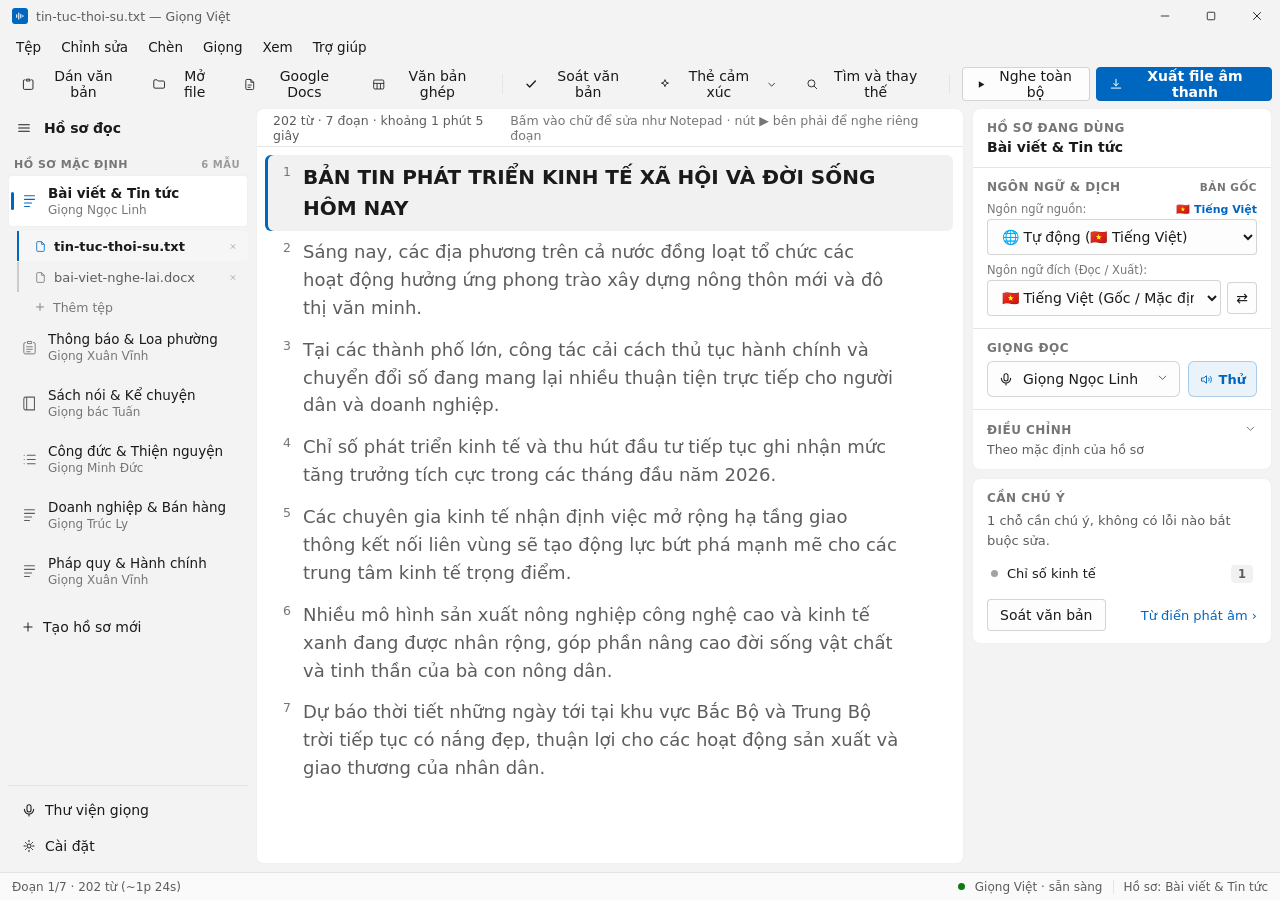
<file: src/web/index.html>
<!DOCTYPE html>
<html lang="vi" data-theme="light">
<head>
<meta charset="utf-8">
<title>Giọng Việt</title>
<link rel="stylesheet" href="app.css">
<link rel="stylesheet" href="man-hinh-chinh.css">
<link rel="stylesheet" href="man-soat.css">
<link rel="stylesheet" href="man-giong.css">
<link rel="stylesheet" href="man-vanbanghep.css">
</head>
<body>

<svg width="0" height="0" style="position:absolute" aria-hidden="true"><defs>
  <symbol id="i-hieu" viewBox="0 0 24 24"><path d="M4 9v6M9 5v14M14 8v8M19 11v2" fill="none" stroke="currentColor" stroke-width="2.6" stroke-linecap="round"/></symbol>
  <symbol id="i-thunho" viewBox="0 0 12 12"><path d="M1 6h10" stroke="currentColor" fill="none"/></symbol>
  <symbol id="i-phongto" viewBox="0 0 12 12"><rect x="1.5" y="1.5" width="9" height="9" rx="1" stroke="currentColor" fill="none"/></symbol>
  <!-- Hai ô chồng nhau = "thu về cỡ vừa", đúng biểu tượng Windows dùng khi
       cửa sổ đang phóng to. Một ô vuông = "phóng to". -->
  <symbol id="i-thuvua" viewBox="0 0 12 12"><rect x="1.5" y="3.5" width="7" height="7" rx="1" stroke="currentColor" fill="none"/><path d="M3.8 3.3V2.2a1 1 0 011-1h4.9a1 1 0 011 1v4.9a1 1 0 01-1 1H9.3" stroke="currentColor" fill="none"/></symbol>
  <symbol id="i-dong" viewBox="0 0 12 12"><path d="M1.5 1.5l9 9M10.5 1.5l-9 9" stroke="currentColor" stroke-width="1.1" fill="none"/></symbol>
  <symbol id="i-dan" viewBox="0 0 24 24"><path d="M9 4h6v3H9z" stroke="currentColor" stroke-width="1.5" fill="none" stroke-linejoin="round"/><path d="M7 5H6a2 2 0 00-2 2v12a2 2 0 002 2h12a2 2 0 002-2V7a2 2 0 00-2-2h-1" stroke="currentColor" stroke-width="1.5" fill="none" stroke-linejoin="round"/></symbol>
  <symbol id="i-danto" viewBox="0 0 24 24"><path d="M9 3.5h6v3H9z" stroke="currentColor" stroke-width="1.1" fill="none" stroke-linejoin="round"/><path d="M7 5H6a2 2 0 00-2 2v12a2 2 0 002 2h12a2 2 0 002-2V7a2 2 0 00-2-2h-1" stroke="currentColor" stroke-width="1.1" fill="none" stroke-linejoin="round"/><path d="M8 11h8M8 14.5h8M8 18h5" stroke="currentColor" stroke-width="1.1" fill="none" stroke-linecap="round"/></symbol>
  <symbol id="i-thumuc" viewBox="0 0 24 24"><path d="M3 7a2 2 0 012-2h3.5l2 2H19a2 2 0 012 2v8a2 2 0 01-2 2H5a2 2 0 01-2-2z" stroke="currentColor" stroke-width="1.5" fill="none" stroke-linejoin="round"/></symbol>
  <symbol id="i-tich" viewBox="0 0 24 24"><path d="M5 12.5l4.5 4.5L19 7" stroke="currentColor" stroke-width="2.2" fill="none" stroke-linecap="round" stroke-linejoin="round"/></symbol>
  <symbol id="i-mui" viewBox="0 0 24 24"><path d="M6 9.5l6 6 6-6" stroke="currentColor" stroke-width="1.8" fill="none" stroke-linecap="round"/></symbol>
  <!-- Mũi tên lùi của các màn toàn cửa sổ: đường về màn hình chính. -->
  <symbol id="i-lui" viewBox="0 0 24 24"><path d="M14.5 6l-6 6 6 6" stroke="currentColor" stroke-width="1.9" fill="none" stroke-linecap="round" stroke-linejoin="round"/></symbol>
  <symbol id="i-kinhlup" viewBox="0 0 24 24"><circle cx="11" cy="11" r="6" stroke="currentColor" stroke-width="1.5" fill="none"/><path d="M15.5 15.5L20 20" stroke="currentColor" stroke-width="1.5" fill="none" stroke-linecap="round"/></symbol>
  <symbol id="i-tamgiac" viewBox="0 0 24 24"><path d="M8 5l12 7-12 7z" fill="currentColor"/></symbol>
  <symbol id="i-xuat" viewBox="0 0 24 24"><path d="M12 4v11m0 0l-4-4m4 4l4-4M4 19h16" stroke="currentColor" stroke-width="1.7" fill="none" stroke-linecap="round" stroke-linejoin="round"/></symbol>
  <symbol id="i-tep" viewBox="0 0 24 24"><path d="M14 3v5h5" stroke="currentColor" stroke-width="1.5" fill="none" stroke-linejoin="round"/><path d="M14 3H7a2 2 0 00-2 2v14a2 2 0 002 2h10a2 2 0 002-2V8z" stroke="currentColor" stroke-width="1.5" fill="none" stroke-linejoin="round"/></symbol>
  <symbol id="i-cong" viewBox="0 0 24 24"><path d="M12 5v14M5 12h14" stroke="currentColor" stroke-width="1.7" fill="none" stroke-linecap="round"/></symbol>
  <symbol id="i-bagach" viewBox="0 0 24 24"><path d="M4 7h16M4 12h16M4 17h16" stroke="currentColor" stroke-width="1.6" fill="none" stroke-linecap="round"/></symbol>
  <symbol id="i-micro" viewBox="0 0 24 24"><path d="M12 4a3 3 0 013 3v5a3 3 0 01-6 0V7a3 3 0 013-3zM5 11a7 7 0 0014 0M12 18v3" stroke="currentColor" stroke-width="1.6" fill="none" stroke-linecap="round"/></symbol>
  <symbol id="i-loa" viewBox="0 0 24 24"><path d="M4 9.5h3.5L12 6v12l-4.5-3.5H4z" stroke="currentColor" stroke-width="1.5" fill="none" stroke-linejoin="round"/><path d="M15.5 9.5a3.5 3.5 0 010 5M18 7a7 7 0 010 10" stroke="currentColor" stroke-width="1.5" fill="none" stroke-linecap="round"/></symbol>
  <symbol id="i-banhrang" viewBox="0 0 24 24"><circle cx="12" cy="12" r="3" stroke="currentColor" stroke-width="1.5" fill="none"/><path d="M12 3.5v2M12 18.5v2M4.5 12h2M17.5 12h2M6.7 6.7l1.4 1.4M15.9 15.9l1.4 1.4M17.3 6.7l-1.4 1.4M8.1 15.9l-1.4 1.4" stroke="currentColor" stroke-width="1.5" fill="none" stroke-linecap="round"/></symbol>
  <symbol id="i-sach" viewBox="0 0 24 24"><path d="M4 5.5A2.5 2.5 0 016.5 3H19v18H6.5A2.5 2.5 0 014 18.5z" stroke="currentColor" stroke-width="1.5" fill="none" stroke-linejoin="round"/><path d="M8 3v18" stroke="currentColor" stroke-width="1.5" fill="none"/></symbol>
  <symbol id="i-danhsach" viewBox="0 0 24 24"><path d="M9 6h11M9 12h11M9 18h11M4.5 6h.01M4.5 12h.01M4.5 18h.01" stroke="currentColor" stroke-width="1.5" fill="none" stroke-linecap="round"/></symbol>
  <symbol id="i-baiviet" viewBox="0 0 24 24"><path d="M5 4h14M5 9h14M5 14h10M5 19h7" stroke="currentColor" stroke-width="1.5" fill="none" stroke-linecap="round"/></symbol>
  <symbol id="i-tamdung" viewBox="0 0 24 24"><path d="M7 5h3.6v14H7zM13.4 5H17v14h-3.6z" fill="currentColor"/></symbol>
  <symbol id="i-dunghan" viewBox="0 0 24 24"><rect x="5" y="5" width="14" height="14" rx="1.5" fill="currentColor"/></symbol>
  <symbol id="i-canhbao" viewBox="0 0 24 24"><path d="M12 2a10 10 0 100 20 10 10 0 000-20zm1 15h-2v-2h2zm0-4h-2V7h2z" fill="currentColor"/></symbol>
  <symbol id="i-cx" viewBox="0 0 24 24"><path d="M12 4.5l1.7 4.3 4.3 1.7-4.3 1.7L12 16.5l-1.7-4.3L6 10.5l4.3-1.7z" stroke="currentColor" stroke-width="1.5" fill="none" stroke-linejoin="round"/></symbol>
  <symbol id="i-gdoc" viewBox="0 0 24 24"><path d="M14 3v5h5" stroke="currentColor" stroke-width="1.5" fill="none" stroke-linejoin="round"/><path d="M14 3H7a2 2 0 00-2 2v14a2 2 0 002 2h10a2 2 0 002-2V8z" stroke="currentColor" stroke-width="1.5" fill="none" stroke-linejoin="round"/><path d="M9 13h6M9 17h4" stroke="currentColor" stroke-width="1.5" fill="none" stroke-linecap="round"/></symbol>
  <symbol id="i-ghep" viewBox="0 0 24 24"><rect x="3" y="4" width="18" height="16" rx="2" stroke="currentColor" stroke-width="1.5" fill="none"/><path d="M3 10h18M9 10v10M15 10v10" stroke="currentColor" stroke-width="1.5" fill="none"/></symbol>
  <symbol id="i-dongbo" viewBox="0 0 24 24"><path d="M4 12a8 8 0 0114.93-4M20 12a8 8 0 01-14.93 4" stroke="currentColor" stroke-width="1.8" fill="none" stroke-linecap="round"/><path d="M20 4v4h-4M4 20v-4h4" stroke="currentColor" stroke-width="1.8" fill="none" stroke-linecap="round" stroke-linejoin="round"/></symbol>
</defs></svg>

<div class="man-chinh" id="goc"></div>
<div id="lopnoi"></div>

<script src="du-lieu-mau.js"></script>
<script src="trang-thai.js"></script>
<script src="tinh-huong.js"></script>
<script src="cau-noi.js"></script>
<script src="hop-thoai.js"></script>
<script src="man-soat.js"></script>
<script src="man-giong.js"></script>
<script src="man-tudien.js"></script>
<script src="man-caidat.js"></script>
<script src="man-vanbanghep.js"></script>
<script src="giao-dien.js"></script>
</body>
</html>
</file>
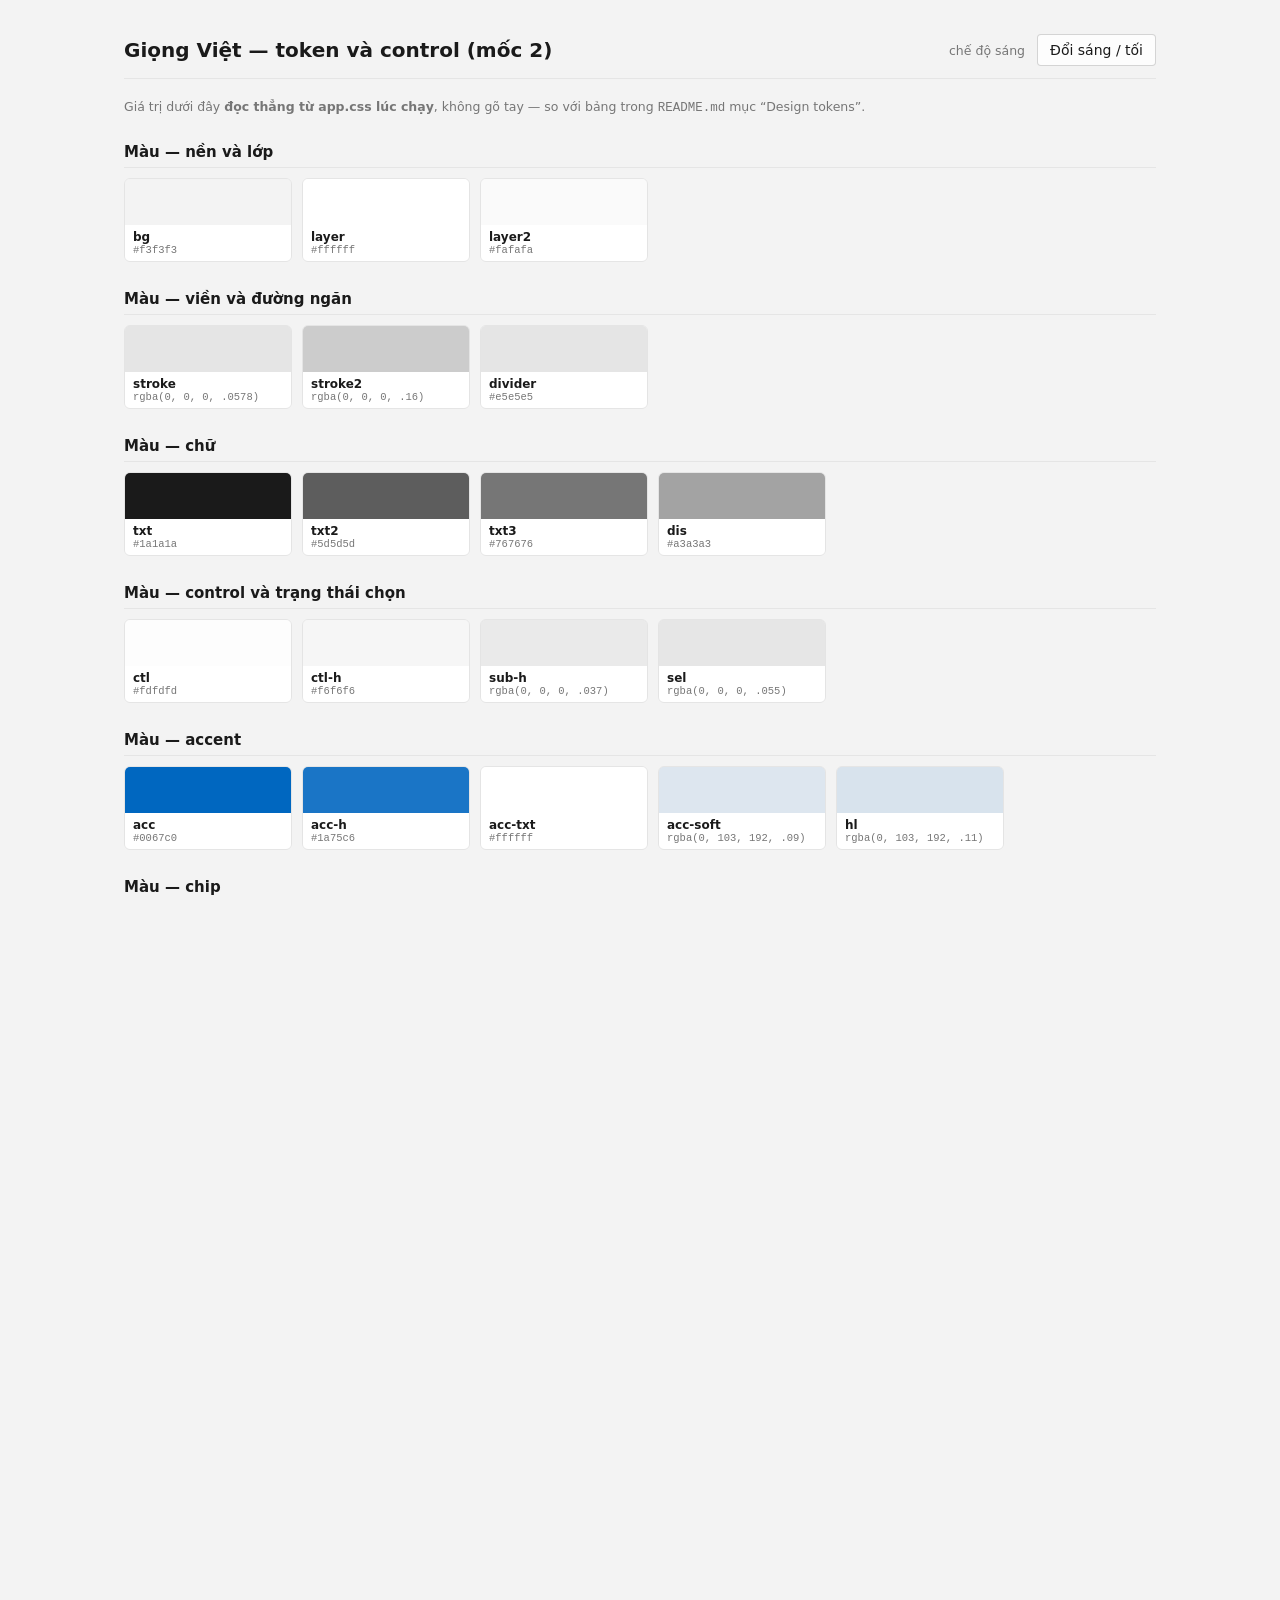
<file: src/web/xem-token.html>
<!DOCTYPE html>
<html lang="vi" data-theme="light">
<head>
<meta charset="utf-8">
<title>Giọng Việt — xem token và control</title>
<link rel="stylesheet" href="app.css">
<style>
/* Chỉ dùng cho trang xem thử này, KHÔNG phải một phần của sản phẩm. */
html, body { overflow: auto; }
.trang { max-width: 1080px; margin: 0 auto; padding: 20px 24px 60px; }
.dinh { position: sticky; top: 0; z-index: 10; background: var(--bg);
        padding: 14px 0 12px; display: flex; align-items: center; gap: 12px;
        border-bottom: 1px solid var(--divider); margin-bottom: 20px; }
h1 { font-size: 20px; margin: 0; flex: 1; }
h2 { font-size: 15px; margin: 28px 0 10px; padding-bottom: 6px;
     border-bottom: 1px solid var(--divider); }
.o { display: flex; flex-wrap: wrap; gap: 10px; align-items: center; }
.o--doc { flex-direction: column; align-items: stretch; gap: 12px; max-width: 420px; }
.mau { width: 168px; border: 1px solid var(--stroke); border-radius: 6px; overflow: hidden; }
.mau__k { height: 46px; }
.mau__t { padding: 5px 8px; background: var(--layer); }
.mau__n { font-size: 12px; font-weight: 600; }
.mau__v { font-size: 10.5px; color: var(--txt3); font-family: Consolas, monospace;
          word-break: break-all; }
.khung { border: 1px dashed var(--stroke2); border-radius: 6px; padding: 14px;
         background: var(--layer2); }
.ghi { font-size: 12.5px; color: var(--txt3); margin: 0 0 10px; }
</style>
</head>
<body>
<div class="trang">

  <div class="dinh">
    <h1>Giọng Việt — token và control (mốc 2)</h1>
    <span class="c-goiy" id="cheDo">chế độ sáng</span>
    <button class="nut nut--vien" id="doi">Đổi sáng / tối</button>
  </div>

  <p class="ghi">Giá trị dưới đây <b>đọc thẳng từ app.css lúc chạy</b>, không gõ tay —
    so với bảng trong <code>README.md</code> mục “Design tokens”.</p>

  <h2>Màu — nền và lớp</h2>
  <div class="o" id="m1"></div>

  <h2>Màu — viền và đường ngăn</h2>
  <div class="o" id="m2"></div>

  <h2>Màu — chữ</h2>
  <div class="o" id="m3"></div>

  <h2>Màu — control và trạng thái chọn</h2>
  <div class="o" id="m4"></div>

  <h2>Màu — accent</h2>
  <div class="o" id="m5"></div>

  <h2>Màu — chip</h2>
  <div class="o" id="m6"></div>

  <h2>Màu — báo trạng thái</h2>
  <div class="o" id="m7"></div>

  <h2>Màu — khác</h2>
  <div class="o" id="m8"></div>

  <h2>Chữ</h2>
  <div class="khung">
    <div class="d-tieude">Tiêu đề đoạn — 20px / 700</div>
    <div class="d-than">Thân đoạn — 18px / 400. Kính gửi toàn thể cán bộ, nhân viên Công ty
      trách nhiệm hữu hạn Phúc Lâm. Chữ tự xuống dòng, không bao giờ cắt cụt bằng dấu ba chấm.</div>
    <div class="d-than d-than--doc">Thân đoạn khi đang đọc — 18px / 600, màu đậm hơn.</div>
    <div style="margin-top:10px">Chữ giao diện — 14px / 400</div>
    <div class="c-nhan">Tên thẻ, nhãn nhấn — 14px / 600</div>
    <div class="c-nhom" style="margin-top:8px">Nhãn nhóm viết hoa — 12px / 600</div>
    <div class="c-phu">Chữ phụ — 13px</div>
    <div class="c-goiy">Chữ gợi ý — 12.5px</div>
    <div class="c-nho">Số đoạn, thanh trạng thái — 12px · 1234567890 thẳng cột</div>
  </div>

  <h2>Nút</h2>
  <div class="o">
    <button class="nut">Nút chìm</button>
    <button class="nut nut--vien">Nút viền</button>
    <button class="nut nut--acc">Nút accent</button>
    <button class="nut nut--vien nut--cao">Nghe toàn bộ (34px)</button>
    <button class="nut nut--acc nut--cao">Xuất file âm thanh (34px)</button>
  </div>
  <p class="ghi" style="margin-top:10px">Khi máy đọc lỗi — nút Nghe mờ đi, nút Xuất tụt xuống dạng viền:</p>
  <div class="o">
    <button class="nut" disabled>Nút chìm khoá</button>
    <button class="nut nut--vien" disabled>Nghe toàn bộ</button>
    <button class="nut nut--acc" disabled>Xuất file âm thanh</button>
  </div>

  <h2>Ô chọn và ô nhập</h2>
  <div class="o o--doc">
    <button class="chon"><span class="chon__gt">Giọng Ngọc Linh</span><span class="chon__mui">⌄</span></button>
    <button class="chon" disabled><span class="chon__gt">Đang tải danh sách giọng…</span><span class="chon__mui">⌄</span></button>
    <input class="onhap" value="thongbao-quoc-khanh" spellcheck="false">
  </div>

  <h2>Thanh trượt</h2>
  <div class="o o--doc">
    <div>
      <div style="display:flex;justify-content:space-between;margin-bottom:2px">
        <span class="c-phu">Tốc độ</span><span class="c-nho">−10%</span></div>
      <button class="truot">
        <span class="truot__ranh"></span>
        <span class="truot__day" style="width:36%"></span>
        <span class="truot__num" style="left:36%"></span>
      </button>
    </div>
    <div>
      <div style="display:flex;justify-content:space-between;margin-bottom:2px">
        <span class="c-phu">Âm lượng</span><span class="c-nho">90%</span></div>
      <button class="truot">
        <span class="truot__ranh"></span>
        <span class="truot__day" style="width:90%"></span>
        <span class="truot__num" style="left:90%"></span>
      </button>
    </div>
  </div>

  <h2>Công tắc</h2>
  <div class="o">
    <button class="congtac" role="switch" aria-checked="true"></button><span class="c-phu">Bật</span>
    <button class="congtac" role="switch" aria-checked="false" style="margin-left:18px"></button><span class="c-phu">Tắt</span>
    <button class="congtac" role="switch" aria-checked="false" disabled style="margin-left:18px"></button><span class="c-phu">Khoá</span>
  </div>

  <h2>Chip và chấm trạng thái</h2>
  <div class="o">
    <span class="chip">[hắng giọng]</span>
    <span class="chip chip--acc">Số thành chữ 48</span>
    <span class="chip chip--err">2</span>
    <span class="chip chip--tron">‹ Màn hình chính</span>
    <span class="chip chip--dac">Đang dùng</span>
  </div>
  <div class="o" style="margin-top:10px">
    <span class="cham cham--ok"></span><span class="c-nho">Bộ đọc AI · sẵn sàng</span>
    <span class="cham cham--acc" style="margin-left:16px"></span><span class="c-nho">đang tạo âm thanh</span>
    <span class="cham cham--err" style="margin-left:16px"></span><span class="c-nho">mất kết nối</span>
    <span class="cham cham--warn" style="margin-left:16px"></span><span class="c-nho">hết lượt tháng này</span>
  </div>

  <h2>Thẻ (không đổ bóng — chỉ viền 1px)</h2>
  <div class="the" style="max-width:300px">
    <div style="padding:12px 14px">
      <div class="c-nhom">Hồ sơ đang dùng</div>
      <div class="c-nhan" style="margin-top:4px">Bài viết, văn bản</div>
    </div>
    <div class="the__ngan"></div>
    <div style="padding:12px 14px">
      <div class="c-nhom" style="margin-bottom:6px">Giọng đọc</div>
      <button class="chon"><span class="chon__gt">Giọng Ngọc Linh</span><span class="chon__mui">⌄</span></button>
    </div>
  </div>

  <h2>Dropdown</h2>
  <div class="roi" style="max-width:280px">
    <div class="roi__nhom">Giọng có sẵn</div>
    <button class="roi__muc"><span class="roi__tich">✓</span><span class="roi__ten">Giọng Bình An · Nữ · Bắc</span></button>
    <button class="roi__muc"><span class="roi__tich"></span><span class="roi__ten">Giọng Ngọc Linh · Nữ · Nam</span></button>
    <div class="roi__ngan"></div>
    <div class="roi__nhom">Giọng của tôi</div>
    <button class="roi__muc"><span class="roi__tich"></span><span class="roi__ten">Giọng bác Tuấn · Nam · 62 tuổi</span></button>
    <button class="roi__muc"><span class="roi__tich"></span><span class="roi__ten" style="color:var(--acc)">Nhân bản giọng từ file…</span></button>
  </div>
  <p class="ghi" style="margin-top:10px">Menu trên cùng dùng cùng lớp này, có thêm cột phím tắt:</p>
  <div class="roi" style="max-width:280px">
    <button class="roi__muc"><span class="roi__ten">Mở tệp…</span><span class="roi__phim">Ctrl+O</span></button>
    <button class="roi__muc"><span class="roi__ten">Dán văn bản</span><span class="roi__phim">Ctrl+V</span></button>
    <button class="roi__muc" disabled><span class="roi__ten">Xuất file âm thanh</span><span class="roi__phim">Ctrl+E</span></button>
  </div>

  <h2>Dải cảnh báo</h2>
  <div style="display:flex;flex-direction:column;gap:10px">
    <div class="dai dai--err">
      <span class="dai__icon">⚠</span>
      <span class="dai__than">
        <span class="dai__ten">Không kết nối được máy chủ đọc</span>
        <div class="dai__noi">Văn bản của bạn vẫn được giữ nguyên. Kiểm tra lại mạng rồi thử lại.</div>
      </span>
      <span class="dai__nut"><button class="nut nut--vien">Thử lại</button></span>
    </div>
    <div class="dai">
      <span class="dai__icon">⚠</span>
      <span class="dai__than">
        <span class="dai__ten">Đã dùng hết dung lượng gói tháng này</span>
        <div class="dai__noi">Bạn đã đọc 100.000/100.000 ký tự. Gói làm mới sau 12 ngày, hoặc nâng gói để dùng tiếp ngay.</div>
      </span>
      <span class="dai__nut">
        <button class="nut nut--vien">Xem chi tiết</button>
        <button class="nut nut--acc">Nâng gói</button>
      </span>
    </div>
  </div>

  <h2>Vòng xoay và con trỏ nháy</h2>
  <div class="o">
    <span class="xoay xoay--to"></span><span class="c-phu">18px — thanh phát</span>
    <span class="xoay" style="margin-left:20px"></span><span class="c-phu">16px — hộp xuất</span>
    <span class="xoay xoay--nho" style="margin-left:20px"></span><span class="c-phu">11px — máng số đoạn</span>
    <span style="margin-left:24px" class="d-than"><span class="nhap"></span>Đoạn đang chọn có con trỏ nháy</span>
  </div>

  <h2>Bo góc và khoảng cách</h2>
  <div class="o">
    <div class="khung" style="border-radius:4px">4px — control</div>
    <div class="khung" style="border-radius:6px">6px — dải cảnh báo</div>
    <div class="khung" style="border-radius:8px">8px — thẻ, dropdown, hộp thoại</div>
    <div class="khung" style="border-radius:7px 7px 0 0">7px 7px 0 0 — tab tệp</div>
  </div>
  <div class="o" style="margin-top:10px" id="bac"></div>

  <h2>Hộp thoại và thông báo góc</h2>
  <div class="o">
    <button class="nut nut--vien" id="moHop">Mở thử hộp thoại</button>
    <button class="nut nut--vien" id="moBao">Mở thử thông báo góc</button>
  </div>

</div>

<div id="noi"></div>

<script>
'use strict';
const el = (i) => document.getElementById(i);
const goc = document.documentElement;

const NHOM = {
  m1: ['bg', 'layer', 'layer2'],
  m2: ['stroke', 'stroke2', 'divider'],
  m3: ['txt', 'txt2', 'txt3', 'dis'],
  m4: ['ctl', 'ctl-h', 'sub-h', 'sel'],
  m5: ['acc', 'acc-h', 'acc-txt', 'acc-soft', 'hl'],
  m6: ['chip-bg', 'chip-bd', 'chip-fg'],
  m7: ['ok', 'err', 'err-bg', 'err-bd', 'warn', 'warn-bg', 'warn-bd'],
  m8: ['rail', 'mark', 'dong', 'scrim'],
};

/* Đọc giá trị THẬT đang chạy chứ không gõ lại vào đây: gõ lại là hai nguồn
   sự thật, sửa app.css xong quên sửa chỗ này là trang xem thử nói dối. */
function ve() {
  const cs = getComputedStyle(goc);
  for (const [oId, ds] of Object.entries(NHOM)) {
    el(oId).innerHTML = ds.map((ten) => {
      const gt = cs.getPropertyValue('--' + ten).trim();
      return `<div class="mau">
        <div class="mau__k" style="background:${gt}"></div>
        <div class="mau__t"><div class="mau__n">${ten}</div><div class="mau__v">${gt}</div></div>
      </div>`;
    }).join('');
  }
  el('cheDo').textContent = goc.dataset.theme === 'dark' ? 'chế độ tối' : 'chế độ sáng';
}

el('bac').innerHTML = [2, 4, 6, 8, 12, 14, 16, 24].map((n) =>
  `<div style="text-align:center">
     <div style="width:${n}px;height:26px;background:var(--acc);border-radius:2px;margin:0 auto"></div>
     <div class="mau__v" style="margin-top:4px">${n}px</div>
   </div>`).join('');

el('doi').onclick = () => {
  goc.dataset.theme = goc.dataset.theme === 'dark' ? 'light' : 'dark';
  ve();
};

el('moHop').onclick = () => {
  el('noi').innerHTML = `<div class="man" id="man">
    <div class="hop">
      <div class="hop__dau">
        <div class="hop__ten">Xuất file âm thanh</div>
        <div class="hop__phu">thongbao-quoc-khanh.txt · 16 đoạn · Giọng Ngọc Linh</div>
      </div>
      <div class="hop__than">
        <div class="c-nhom" style="margin-bottom:6px">Tên tệp</div>
        <input class="onhap" style="width:100%" value="thongbao-quoc-khanh" spellcheck="false">
      </div>
      <div class="hop__chan">
        <span class="c-goiy" style="flex:1">Ước tính 1 phút 28 giây · khoảng 11,6 MB</span>
        <button class="nut nut--vien" onclick="document.getElementById('noi').innerHTML=''">Huỷ</button>
        <button class="nut nut--acc" onclick="document.getElementById('noi').innerHTML=''">Bắt đầu xuất</button>
      </div>
    </div>
  </div>`;
};

el('moBao').onclick = () => {
  el('noi').innerHTML = `<div class="bao">
    <div class="bao__ten">Đã xuất xong tệp âm thanh</div>
    <div class="bao__noi">thongbao-quoc-khanh.wav · 1 phút 28 giây · 11,6 MB<br>
      Lưu tại: Tài liệu\\GiongViet\\Xuất</div>
    <div class="bao__nut">
      <button class="nut nut--vien">Mở thư mục</button>
      <button class="nut" onclick="document.getElementById('noi').innerHTML=''">Đóng</button>
    </div>
  </div>`;
};

ve();
</script>
</body>
</html>
</file>
<file: src/web/app.css>
/* Giọng Việt — lớp token và control cơ bản.
   Hệ thiết kế WinUI 3 / Fluent (Windows 11). Mọi con số ở đây lấy đúng từ
   design_handoff_giongdoc/README.md, không tự đặt.

   Đây là mốc 2: chỉ token + control dùng chung. Bố cục từng màn hình nằm ở
   các tệp sau, đừng nhét vào đây.

   Đổi sáng/tối bằng thuộc tính data-theme trên thẻ <html>. */

/* ============================================================ 1. MÀU */

:root {
  --bg: #f3f3f3;
  --layer: #ffffff;
  --layer2: #fafafa;

  --stroke: rgba(0, 0, 0, .0578);
  --stroke2: rgba(0, 0, 0, .16);
  --divider: #e5e5e5;

  --txt: #1a1a1a;
  --txt2: #5d5d5d;
  --txt3: #767676;
  --dis: #a3a3a3;

  --ctl: #fdfdfd;
  --ctl-h: #f6f6f6;
  --sub-h: rgba(0, 0, 0, .037);
  --sel: rgba(0, 0, 0, .055);

  --acc: #0067c0;
  --acc-h: #1a75c6;
  --acc-txt: #ffffff;
  --acc-soft: rgba(0, 103, 192, .09);
  --hl: rgba(0, 103, 192, .11);

  --chip-bg: rgba(0, 0, 0, .055);
  --chip-bd: rgba(0, 0, 0, .09);
  --chip-fg: #4a4a4a;

  --ok: #0f7b0f;
  --err: #c42b1c;
  --err-bg: #fdf3f4;
  --err-bd: #eecfd2;
  --warn: #9d5d00;
  --warn-bg: #fff9ec;
  --warn-bd: #f0e2c2;

  --rail: #868686;
  --mark: rgba(0, 103, 192, .14);

  --shadow: 0 8px 16px rgba(0, 0, 0, .14);
  --shadow-hop: 0 32px 64px rgba(0, 0, 0, .32);
  --shadow-bao: 0 12px 28px rgba(0, 0, 0, .28);
  --scrim: rgba(0, 0, 0, .34);

  /* Nút đóng cửa sổ giữ nguyên màu này ở CẢ HAI chế độ - đây là quy ước của
     Windows, đổi theo nền tối là người dùng không nhận ra nút đóng nữa. */
  --dong: #c42b1c;

  /* Cỡ chữ vùng đọc tách riêng để phóng to được (Ctrl+= / Ctrl+-). Nhiều
     người dùng chương trình này đã lớn tuổi. */
  --co-doan: 18px;
  --dong-doan: 1.55;
}

:root[data-theme='dark'] {
  --bg: #202020;
  --layer: #2b2b2b;
  --layer2: #272727;

  --stroke: rgba(255, 255, 255, .07);
  --stroke2: rgba(255, 255, 255, .10);
  --divider: #303030;

  --txt: #ffffff;
  --txt2: rgba(255, 255, 255, .73);
  --txt3: rgba(255, 255, 255, .60);
  --dis: rgba(255, 255, 255, .38);

  --ctl: rgba(255, 255, 255, .06);
  --ctl-h: rgba(255, 255, 255, .084);
  --sub-h: rgba(255, 255, 255, .06);
  --sel: rgba(255, 255, 255, .08);

  --acc: #4cc2ff;
  --acc-h: #47b1e8;
  --acc-txt: #000000;
  --acc-soft: rgba(76, 194, 255, .12);
  --hl: rgba(76, 194, 255, .13);

  --chip-bg: rgba(255, 255, 255, .09);
  --chip-bd: rgba(255, 255, 255, .14);
  --chip-fg: rgba(255, 255, 255, .82);

  --ok: #6ccb5f;
  --err: #ff99a4;
  --err-bg: #442726;
  --err-bd: #6b3a38;
  --warn: #fce100;
  --warn-bg: #3a3320;
  --warn-bd: #5c4f2a;

  --rail: #9a9a9a;
  --mark: rgba(76, 194, 255, .2);

  --shadow: 0 8px 16px rgba(0, 0, 0, .36);
}

/* ============================================================ 2. NỀN */

* { box-sizing: border-box; }

html, body {
  height: 100%;
  margin: 0;
  overflow: hidden;
}

body {
  background: var(--bg);
  color: var(--txt);
  font-family: 'Segoe UI Variable Text', 'Segoe UI', Inter, system-ui, sans-serif;
  font-size: 14px;
  /* Không cho bôi đen lung tung; chỗ nào cần bôi đen thì mở riêng bằng
     .chon-duoc. Vùng soạn thảo sẽ tự mở khi dựng tới. */
  user-select: none;
  cursor: default;
}

button, input, select, textarea { font: inherit; color: inherit; }
.chon-duoc { user-select: text; cursor: text; }

/* ============================================================ 3. CHỮ */

.d-tieude { font-size: 20px; font-weight: 700; line-height: var(--dong-doan); }
.d-than   { font-size: var(--co-doan); font-weight: 400; line-height: var(--dong-doan);
            color: var(--txt2); text-wrap: pretty; }
.d-than--doc { color: var(--txt); font-weight: 600; }

.c-nhan   { font-size: 14px; font-weight: 600; }
.c-phu    { font-size: 13px; color: var(--txt2); }
.c-goiy   { font-size: 12.5px; color: var(--txt3); }
.c-nho    { font-size: 12px; color: var(--txt3); }

/* Nhãn nhóm viết hoa: HỒ SƠ ĐANG DÙNG, GIỌNG ĐỌC, CẦN CHÚ Ý… */
.c-nhom {
  font-size: 12px;
  font-weight: 600;
  letter-spacing: .04em;
  text-transform: uppercase;
  color: var(--txt3);
}

/* Mọi con số phải thẳng cột, không thì danh sách nhảy múa khi số đổi. */
.so, .c-nho, .c-goiy { font-variant-numeric: tabular-nums; }

/* ============================================================ 4. CHUYỂN ĐỘNG */

@keyframes gd-xoay  { to { transform: rotate(360deg); } }
@keyframes gd-nhay  { 0%, 100% { opacity: .3; } 50% { opacity: 1; } }
@keyframes gd-nhap  { 0%, 49% { opacity: 1; } 50%, 100% { opacity: 0; } }
@keyframes gd-len   { from { transform: translateY(12px); opacity: 0; }
                      to   { transform: translateY(0); opacity: 1; } }

/* Người dùng tắt hiệu ứng trong Windows thì tôn trọng. */
@media (prefers-reduced-motion: reduce) {
  *, *::before, *::after {
    animation-duration: .01ms !important;
    animation-iteration-count: 1 !important;
    transition-duration: .01ms !important;
  }
}

/* ============================================================ 5. NÚT */

.nut {
  height: 32px;
  display: inline-flex;
  align-items: center;
  gap: 8px;
  padding: 0 12px;
  border: 1px solid transparent;
  border-radius: 4px;
  background: transparent;
  color: var(--txt);
  transition: background .15s;
}
.nut:hover:not(:disabled) { background: var(--sub-h); }
.nut:disabled { color: var(--dis); }

.nut--vien {
  border-color: var(--stroke2);
  background: var(--ctl);
}
.nut--vien:hover:not(:disabled) { background: var(--ctl-h); }
.nut--vien:disabled { border-color: var(--stroke); background: transparent; }

.nut--acc {
  border-color: var(--acc);
  background: var(--acc);
  color: var(--acc-txt);
  font-weight: 600;
}
.nut--acc:hover:not(:disabled) { background: var(--acc-h); border-color: var(--acc-h); }
/* Máy đọc lỗi thì nút Xuất tụt xuống dạng nút viền màu mờ, không phải nút đặc
   màu mờ - nút đặc nhìn vẫn như bấm được. */
.nut--acc:disabled {
  background: transparent;
  border-color: var(--stroke2);
  color: var(--dis);
}

.nut--icon { width: 32px; padding: 0; justify-content: center; }
.nut--cao  { height: 34px; }

/* ============================================================ 6. Ô CHỌN */

.chon {
  height: 36px;
  width: 100%;
  display: flex;
  align-items: center;
  gap: 9px;
  padding: 0 10px;
  border: 1px solid var(--stroke2);
  border-radius: 4px;
  background: var(--ctl);
  text-align: left;
  transition: background .15s;
}
.chon:hover:not(:disabled) { background: var(--ctl-h); }
.chon:disabled { color: var(--dis); border-color: var(--stroke); }
.chon__gt { flex: 1; min-width: 0; overflow: hidden; text-overflow: ellipsis; white-space: nowrap; }
.chon__mui { flex: none; color: var(--txt2); }

/* Ô nhập chữ: viền dưới 2px accent khi đang gõ, đúng kiểu Fluent. */
.onhap {
  height: 32px;
  padding: 0 10px;
  border: 1px solid var(--stroke2);
  border-bottom-width: 1px;
  border-radius: 4px;
  background: var(--ctl);
  color: var(--txt);
  user-select: text;
  cursor: text;
}
.onhap:focus {
  outline: none;
  border-bottom: 2px solid var(--acc);
  padding-bottom: 1px;
}

/* ============================================================ 7. THANH TRƯỢT */

.truot { position: relative; height: 24px; width: 100%; display: block; border: 0;
         background: transparent; }
.truot__ranh {
  position: absolute; left: 0; right: 0; top: 10px;
  height: 4px; border-radius: 2px;
  background: var(--rail); opacity: .5;
}
.truot__day {
  position: absolute; left: 0; top: 10px;
  height: 4px; border-radius: 2px;
  background: var(--acc);
}
.truot__num {
  position: absolute; top: 2px;
  width: 20px; height: 20px; margin-left: -10px;
  border: 1px solid var(--stroke2); border-radius: 50%;
  background: var(--layer);
  display: flex; align-items: center; justify-content: center;
}
.truot__num::after {
  content: ''; width: 11px; height: 11px; border-radius: 50%; background: var(--acc);
}
.truot:disabled .truot__day,
.truot:disabled .truot__num::after { background: var(--dis); }

/* ============================================================ 8. CÔNG TẮC */

.congtac {
  width: 40px; height: 20px; flex: none;
  padding: 0; border: 1px solid var(--stroke2); border-radius: 10px;
  background: transparent; position: relative;
  transition: background .15s, border-color .15s;
}
.congtac::after {
  content: ''; position: absolute; left: 4px; top: 50%;
  width: 12px; height: 12px; margin-top: -6px; border-radius: 50%;
  background: var(--txt2);
  transition: left .15s, background .15s;
}
.congtac[aria-checked='true'] { background: var(--acc); border-color: var(--acc); }
.congtac[aria-checked='true']::after { left: 22px; background: var(--acc-txt); }
.congtac:disabled { border-color: var(--stroke); }
.congtac:disabled::after { background: var(--dis); }

/* ============================================================ 9. CHIP */

.chip {
  display: inline-flex; align-items: center; gap: 5px;
  height: 24px; padding: 0 8px;
  border: 1px solid var(--chip-bd); border-radius: 4px;
  background: var(--chip-bg); color: var(--chip-fg);
  font-size: 12.5px; font-weight: 600;
  white-space: nowrap;
}
/* Chip bo tròn dùng cho nhãn Đang dùng, số đếm, nút ‹ Màn hình chính. */
.chip--tron { border-radius: 12px; padding: 0 10px; }
.chip--acc  { background: var(--acc-soft); border-color: var(--acc); color: var(--acc); }
.chip--dac  { background: var(--acc); border-color: var(--acc); color: var(--acc-txt);
              height: 18px; font-size: 11.5px; border-radius: 9px; }
.chip--err  { background: var(--err-bg); border-color: var(--err-bd); color: var(--err); }

/* Chấm trạng thái - luôn tròn hoàn toàn. */
.cham { width: 7px; height: 7px; border-radius: 50%; flex: none; background: var(--dis); }
.cham--ok { background: var(--ok); }
.cham--acc { background: var(--acc); animation: gd-nhay 1.2s ease-in-out infinite; }
.cham--err { background: var(--err); }
.cham--warn { background: var(--warn); }

/* ============================================================ 10. THẺ */

/* Thẻ KHÔNG có đổ bóng - chỉ viền 1px. Đổ bóng dành riêng cho thứ nổi lên
   trên (dropdown, hộp thoại, thông báo góc). */
.the {
  background: var(--layer);
  border: 1px solid var(--stroke);
  border-radius: 8px;
}
.the__ngan { height: 1px; background: var(--divider); }

/* ============================================================ 11. DROPDOWN */

.roi {
  min-width: 250px;
  padding: 4px;
  border: 1px solid var(--stroke);
  border-radius: 8px;
  background: var(--layer);
  box-shadow: var(--shadow);
}
.roi__nhom {
  padding: 8px 10px 4px;
  font-size: 12px; font-weight: 600; letter-spacing: .04em;
  text-transform: uppercase; color: var(--txt3);
}
.roi__muc {
  width: 100%; height: 32px;
  display: flex; align-items: center; gap: 10px;
  padding: 0 10px;
  border: 0; border-radius: 4px; background: transparent;
  text-align: left;
  transition: background .15s;
}
.roi__muc:hover:not(:disabled) { background: var(--sub-h); }
.roi__muc:disabled { color: var(--dis); }
.roi__tich { width: 14px; flex: none; color: var(--acc); }
.roi__ten  { flex: 1; min-width: 0; overflow: hidden; text-overflow: ellipsis; white-space: nowrap; }
.roi__phim { flex: none; color: var(--txt3); font-size: 12.5px; }
.roi__ngan { height: 1px; margin: 4px 6px; background: var(--divider); }

/* ============================================================ 12. HỘP THOẠI */

.man {
  position: fixed; inset: 0; z-index: 90;
  background: var(--scrim);
  display: flex; align-items: center; justify-content: center;
}
.hop {
  width: 600px; max-width: calc(100vw - 48px);
  border-radius: 8px;
  background: var(--layer);
  box-shadow: var(--shadow-hop);
  overflow: hidden;
}
.hop__dau { padding: 20px 24px 16px; }
.hop__ten { font-size: 20px; font-weight: 600; }
.hop__phu { margin-top: 4px; font-size: 13px; color: var(--txt3); }
.hop__than { padding: 0 24px 20px; }
.hop__chan {
  padding: 14px 24px;
  background: var(--layer2);
  border-top: 1px solid var(--divider);
  display: flex; align-items: center; gap: 8px;
}

/* Giai đoạn 2 và 3 của hộp xuất. Số đo lấy từ bản mẫu
   designs/GiongDoc - Xuất file âm thanh.dc.html, không phải từ README:
   hai chỗ đó lệch nhau và bản mẫu là bản chốt. */
.hop--hep { width: 520px; }
.hop__chan--doi { padding: 16px 24px; }
.nut--rong { flex: 1; height: 38px; justify-content: center; font-size: 15px; }

.xuat2 { padding: 22px 24px 20px; }
.xuat2__dau { display: flex; align-items: center; gap: 11px; }
.xuat2__ten { font-size: 20px; font-weight: 600; }

.quay {
  width: 16px; height: 16px; flex: none;
  border-radius: 8px;
  border: 2px solid var(--stroke2);
  border-top-color: var(--acc);
  animation: gd-quay .8s linear infinite;
}
@keyframes gd-quay { to { transform: rotate(360deg); } }

.xuat2__rai {
  margin-top: 18px;
  height: 5px; border-radius: 3px;
  background: var(--rail);
  overflow: hidden;
}
.xuat2__rai i {
  display: block; height: 5px; border-radius: 3px;
  background: var(--acc);
  transition: width .25s;
}

.xuat2__dong {
  display: flex; justify-content: space-between;
  font-size: 14px; color: var(--txt2);
}
.xuat2__dong b {
  font-weight: 400; color: var(--txt);
  font-variant-numeric: tabular-nums;
}
.xuat2__dong--nhe { margin-top: 9px; font-variant-numeric: tabular-nums; }
.xuat2__bang { margin-top: 18px; display: flex; flex-direction: column; gap: 9px; }
.xuat2__nhac { margin-top: 16px; font-size: 13px; color: var(--txt3); }

.xuat3__tich {
  width: 22px; height: 22px; flex: none;
  border-radius: 11px;
  background: var(--ok);
  display: flex; align-items: center; justify-content: center;
  color: #fff;
}
.xuat3__the {
  margin-top: 16px;
  padding: 13px;
  border: 1px solid var(--stroke); border-radius: 6px;
  background: var(--layer2);
}
.xuat3__tep { font-size: 14px; font-weight: 600; }
.xuat3__so { margin-top: 6px; display: flex; flex-direction: column; gap: 5px; }
.xuat3__duong {
  margin-top: 12px;
  font-size: 13px; color: var(--txt3);
  word-break: break-all;
}

/* Hộp thoại chỉ để đọc (Trợ giúp). Chữ 14px chứ không nhỏ hơn: người dùng
   đích lớn tuổi, mà đây đúng là chỗ họ mở ra khi đang bí. */
.tin { padding-top: 14px; max-height: 60vh; overflow-y: auto; }
.tin__doan { font-size: 14px; line-height: 1.55; margin-bottom: 10px; }
.tin__cap {
  display: flex; justify-content: space-between; gap: 16px;
  font-size: 14px; padding: 5px 0;
  border-bottom: 1px solid var(--divider);
}
.tin__cap:last-child { border-bottom: 0; }
.tin__cap b { font-weight: 600; font-variant-numeric: tabular-nums; white-space: nowrap; }

/* Người bật "giảm chuyển động" trong Windows thì vòng xoay đứng yên - vẫn
   nhìn ra là đang chờ nhờ phần trăm và thanh tiến trình bên dưới. */
@media (prefers-reduced-motion: reduce) {
  .quay { animation: none; }
}

/* ============================================================ 13. DẢI CẢNH BÁO */

.dai {
  display: flex; align-items: center; gap: 12px;
  margin: 0 8px;
  padding: 10px 12px;
  border: 1px solid var(--warn-bd); border-radius: 6px;
  background: var(--warn-bg);
}
.dai__icon { flex: none; color: var(--warn); display: flex; }
.dai__than { flex: 1; min-width: 0; }
.dai__ten  { font-size: 14px; font-weight: 600; color: var(--txt); }
.dai__noi  { margin-top: 2px; font-size: 13.5px; color: var(--txt2); }
.dai__nut  { flex: none; display: flex; gap: 8px; }

.dai--err { border-color: var(--err-bd); background: var(--err-bg); }
.dai--err .dai__icon { color: var(--err); }

/* ============================================================ 14. THÔNG BÁO GÓC */

.bao {
  position: fixed; right: 16px; bottom: 16px; z-index: 80;
  width: 360px;
  padding: 14px 16px;
  border: 1px solid var(--stroke); border-radius: 8px;
  background: var(--layer);
  box-shadow: var(--shadow-bao);
  animation: gd-len .2s ease-out;
}
.bao__ten { font-size: 14px; font-weight: 600; }
.bao__noi { margin-top: 4px; font-size: 13px; color: var(--txt2); }
.bao__nut { margin-top: 12px; display: flex; gap: 8px; }

/* ============================================================ 15. VÒNG XOAY */

.xoay {
  width: 16px; height: 16px; flex: none;
  border: 2px solid var(--rail);
  border-top-color: var(--acc);
  border-radius: 50%;
  animation: gd-xoay .8s linear infinite;
}
.xoay--to { width: 18px; height: 18px; }
.xoay--nho { width: 11px; height: 11px; border-width: 1.5px; }

/* Con trỏ nháy ở đầu đoạn đang chọn. */
.nhap {
  display: inline-block; width: 1px; height: 1.1em;
  background: var(--txt); vertical-align: text-bottom;
  animation: gd-nhap 1.1s step-end infinite;
}

/* ============================================================ 16. THANH CUỘN */

::-webkit-scrollbar { width: 12px; height: 12px; }
::-webkit-scrollbar-track { background: transparent; }
::-webkit-scrollbar-thumb {
  background: var(--rail);
  opacity: .4;
  border: 4px solid transparent;
  border-radius: 6px;
  background-clip: content-box;
}
::-webkit-scrollbar-thumb:hover { border-width: 3px; }

.an { display: none !important; }
</file>
<file: src/web/man-hinh-chinh.css>
/* Giọng Việt — bố cục màn hình chính.
   Đi kèm app.css (token + control). Mọi kích thước lấy từ README mục
   "Màn hình 1 — Màn hình chính".

   Xếp dọc: tiêu đề 32 → menu 30 → công cụ 44 → (tìm) → (cảnh báo)
   Danh sách tệp nằm trong cột trái, lồng dưới hồ sơ của nó — không còn dải tab.
   → ba cột (co giãn) → (thanh phát 46) → trạng thái 28. */

.man-chinh { height: 100vh; display: flex; flex-direction: column; background: var(--bg); }

/* ============================================================ thanh tiêu đề 32 */

.tieude { height: 32px; flex: none; display: flex; align-items: center; }
.tieude__dau { display: flex; align-items: center; gap: 8px; padding-left: 12px; }
.dau-hieu { width: 16px; height: 16px; border-radius: 3px; background: var(--acc);
            display: flex; align-items: center; justify-content: center; color: var(--acc-txt); }
.tieude__ten { font-size: 12.5px; color: var(--txt2); }
.tieude__keo { flex: 1; height: 100%; }

/* CẢ dải logo + tên tệp cũng phải kéo được cửa sổ — lớp pywebview-drag-region
   gắn trong giao-dien.js. Trước đây chỉ khoảng trống ở giữa mới kéo được, nên
   bấm đúng vào chữ tiêu đề thì không có gì xảy ra; chủ dự án thử và báo
   "click khu vực tiêu đề chưa thấy được". Mọi cửa sổ Windows đều kéo được
   trên cả dải tiêu đề.

   KHÔNG dùng -webkit-app-region: đó là của Electron, WebView2 qua pywebview
   không hiểu thuộc tính ấy. */
.tieude__dau { cursor: default; user-select: none; }
.cuaso { width: 46px; height: 32px; border: 0; background: transparent; color: var(--txt);
         display: flex; align-items: center; justify-content: center; transition: background .15s; }
.cuaso:hover { background: var(--sub-h); }
.cuaso--dong:hover { background: var(--dong); color: #fff; }

/* ============================================================ thanh menu 30 */

.menu { height: 30px; flex: none; display: flex; align-items: center; padding: 0 6px;
        position: relative; }
.menu__muc { height: 22px; padding: 0 10px; border: 0; border-radius: 4px;
             background: transparent; font-size: 13.5px; transition: background .15s; }
.menu__muc:hover, .menu__muc.dang-mo { background: var(--sub-h); }
/* Ô bọc mỗi nhãn menu: chỉ để bảng con neo vào ĐÚNG nhãn của nó. Cao bằng cả
   thanh (align-self:stretch) nên top:100% rơi đúng mép dưới thanh menu. */
.menu__o { position: relative; display: flex; align-items: center; align-self: stretch; }
.menu__roi { position: absolute; top: 100%; left: 0; z-index: 60; }

/* ============================================================ thanh công cụ 44 */

.congcu { height: 44px; flex: none; display: flex; align-items: center; gap: 2px;
          padding: 0 8px; }
.congcu__ngan { width: 1px; height: 20px; margin: 0 6px; background: var(--divider); flex: none; }
/* Ô bọc nút Thẻ cảm xúc, để bảng thẻ neo vào chính nút ấy. */
.congcu__o { position: relative; display: flex; align-items: center; }
.congcu__roi { position: absolute; top: 100%; left: 0; margin-top: 4px;
               z-index: 60; width: 260px; }
.congcu__phai { margin-left: auto; display: flex; align-items: center; gap: 6px; }

/* Nút Nghe toàn bộ lúc đang đọc: nền accent nhạt + viền accent, nhìn là biết
   nó đang chạy chứ không phải nút chờ bấm. Chủ dự án yêu cầu — đặc tả gốc để
   nút này bất động, nhưng bấm một nút mà không thấy gì đổi thì người không
   rành máy tính tưởng máy không nhận. */
.nut--vien.dang-phat {
  background: var(--acc-soft);
  border-color: var(--acc);
  color: var(--acc);
  font-weight: 600;
}
.nut--vien.dang-phat:hover:not(:disabled) { background: var(--acc-soft); }

/* Nút bị khoá: khi mô hình chưa sẵn sàng, nút Xuất và Nghe tự mờ đi, không sáng màu.
   Khi sẵn sàng thì tự động sáng màu nhấn (accent) bình thường. */
.nut.la-khoa {
  color: var(--dis) !important;
  cursor: not-allowed;
}
.nut--acc.la-khoa {
  background: transparent !important;
  border-color: var(--stroke2) !important;
  color: var(--dis) !important;
  cursor: not-allowed;
}
.nut--acc.la-khoa:hover {
  background: transparent !important;
  border-color: var(--stroke2) !important;
}
.nut--vien.la-khoa {
  border-color: var(--stroke) !important;
  background: transparent !important;
  color: var(--dis) !important;
  cursor: not-allowed;
}

/* ====================================== cây tệp trong cột trái (thay dải tab)

   Vạch trái 2px là thứ nối hàng tệp về hàng hồ sơ của nó; thụt 9px để mắt thấy
   ngay đây là cấp dưới. Hàng đang xem đổi vạch sang màu nhấn. */

.tepds { display: flex; flex-direction: column; gap: 1px; margin-top: 2px; }
.tep { height: 30px; display: flex; align-items: center; gap: 7px;
       margin-left: 9px; padding: 0 6px 0 15px;
       border-left: 2px solid var(--stroke2); border-radius: 0 4px 4px 0;
       color: var(--txt2); transition: background .15s; }
/* Hover CHỪA hàng đang xem. Bản mẫu không chừa, mà --sub-h lại nhạt hơn
   --ctl-h, nên rê chuột vào tệp đang mở làm nó nhạt đi - trông như vừa bị bỏ
   chọn. Với người lớn tuổi đó là tín hiệu sai, nên ở đây cố ý lệch bản mẫu. */
.tep:hover:not(.dang-xem) { background: var(--sub-h); }
.tep.dang-xem { background: var(--ctl-h); border-left-color: var(--acc);
                color: var(--txt); font-weight: 600; }
/* Bàn phím tới được mà không thấy mình đang đứng ở đâu thì cũng như không tới. */
.tep:focus-visible { outline: 2px solid var(--acc); outline-offset: -2px; }
.tep__icon { flex: none; color: var(--txt3); display: flex; }
.tep.dang-xem .tep__icon { color: var(--acc); }
.tep__ten { flex: 1; min-width: 0; overflow: hidden; text-overflow: ellipsis;
            white-space: nowrap; font-size: 13px; }
.tep__dong { width: 18px; height: 18px; flex: none; border: 0; border-radius: 3px;
             background: transparent; color: var(--txt3); display: flex;
             align-items: center; justify-content: center; }
.tep__dong:hover { background: var(--sel); color: var(--txt); }
.tep--sua { padding-right: 4px; }
/* box-sizing: border-box để viền 1px không đẩy ô rộng hơn hàng — bản thiết kế
   khai rõ nó, và thiếu nó thì ô nhập nhô ra khỏi hàng đúng 2px. */
.tep__o { flex: 1; min-width: 0; box-sizing: border-box; height: 22px; padding: 0 5px;
          border: 1px solid var(--acc); border-radius: 3px;
          background: var(--ctl); color: var(--txt);
          font: 400 13px inherit; outline: none; }
/* Viền trái trong suốt để hàng này thẳng cột với các hàng tệp phía trên. */
.tep__them { height: 28px; width: calc(100% - 9px); justify-content: flex-start;
             gap: 7px; margin-left: 9px; padding: 0 6px 0 15px;
             border-left: 2px solid transparent; border-radius: 0 4px 4px 0;
             color: var(--txt3); font-size: 12.5px; }
.tep__them:hover { background: var(--sub-h); color: var(--txt2); }
/* Cột thu còn 44px thì không còn chỗ cho hàng tệp - ẩn cả cụm, y như .hoso__than. */
.trai.thu-gon .tepds { display: none; }

/* ============================================================ thanh tìm và thay thế */

.tim { flex: none; height: 46px; margin: 0 8px 6px; padding: 0 12px;
       display: flex; align-items: center; gap: 10px;
       border: 1px solid var(--stroke2); border-radius: 6px; background: var(--layer); }
.tim__nhan { font-size: 13px; color: var(--txt2); flex: none; }
.tim__o { width: 180px; flex: none; }
.tim__dem { font-size: 12.5px; color: var(--txt3); flex: none;
            font-variant-numeric: tabular-nums; }
.tim__ngan { width: 1px; height: 22px; background: var(--divider); flex: none; }
.tim__dong { margin-left: auto; }

/* ============================================================ vùng ba cột */

.thanchinh { flex: 1; min-height: 0; display: flex; gap: 8px; padding: 2px 8px 8px; }
/* Thân của màn đứng riêng: chiếm trọn phần dưới thanh tiêu đề. */
.manphu { flex: 1; min-height: 0; display: flex; flex-direction: column; }
/* Mũi tên lùi ở đầu thanh tiêu đề. Không kéo cửa sổ được khi bấm lên nó, nên
   đặt ngoài vùng pywebview-drag-region về mặt sự kiện bằng -webkit-app-region. */
.tieude__lui { width: 30px; height: 24px; margin-right: 4px; flex: none;
               -webkit-app-region: no-drag; }

/* --- cột trái 240 --- */

.trai { width: 240px; flex: none; display: flex; flex-direction: column; }
.trai.thu-gon { width: 44px; }
.trai__dau { height: 40px; display: flex; align-items: center; gap: 4px; }
.trai__ten { font-size: 14px; font-weight: 600; }
.trai__ds { flex: 1; min-height: 0; overflow: auto; }

.hoso { position: relative; width: 100%; min-height: 52px; display: flex; align-items: center;
        gap: 10px; padding: 7px 10px 7px 12px; margin-bottom: 2px;
        border: 1px solid transparent; border-radius: 4px; background: transparent;
        text-align: left; transition: background .15s; }
.hoso:hover { background: var(--sub-h); }
.hoso.dang-dung { background: var(--layer); border-color: var(--stroke); }
.hoso.dang-dung::before { content: ''; position: absolute; left: 2px; top: 50%;
                          margin-top: -9px; width: 3px; height: 18px; border-radius: 2px;
                          background: var(--acc); }
.hoso__icon { flex: none; color: var(--txt2); display: flex; }
.hoso.dang-dung .hoso__icon { color: var(--acc); }
.hoso__than { flex: 1; min-width: 0; }
.hoso__ten { font-size: 13.5px; overflow: hidden; text-overflow: ellipsis; white-space: nowrap; }
.hoso.dang-dung .hoso__ten { font-weight: 600; }
.hoso__giong { font-size: 12px; color: var(--txt3); overflow: hidden;
               text-overflow: ellipsis; white-space: nowrap; }

.hoso-nhom-nhan {
  font-size: 11px;
  font-weight: 700;
  text-transform: uppercase;
  color: var(--txt3);
  letter-spacing: 0.5px;
  padding: 10px 8px 4px 6px;
  display: flex;
  align-items: center;
  justify-content: space-between;
}
.trai.thu-gon .hoso-nhom-nhan { display: none; }

.hoso__badge {
  font-size: 9.5px;
  font-weight: 600;
  padding: 1.5px 5px;
  border-radius: 3px;
  line-height: 1;
}
.hoso__badge--he-thong {
  background: rgba(0, 103, 192, 0.08);
  color: var(--acc);
}
.hoso__badge--tuy-chinh {
  background: var(--chip-bg);
  color: var(--txt2);
  border: 1px solid var(--chip-bd);
}

.trai__chan { flex: none; border-top: 1px solid var(--divider); padding-top: 6px; margin-top: 6px; }
.trai__lienket { width: 100%; height: 36px; justify-content: flex-start; }

/* dải icon khi thu gọn */
.trai.thu-gon .hoso { width: 36px; min-height: 36px; padding: 0; justify-content: center;
                      margin: 0 auto 4px; }
.trai.thu-gon .hoso.dang-dung { background: var(--acc-soft); border-color: transparent; }
.trai.thu-gon .hoso.dang-dung::before { display: none; }
.trai.thu-gon .hoso.dang-dung .hoso__icon { color: var(--acc); }
.trai.thu-gon .hoso__than,
.trai.thu-gon .trai__ten,
.trai.thu-gon .nhan-chu { display: none; }
.trai.thu-gon .trai__lienket { width: 36px; padding: 0; justify-content: center; margin: 0 auto; }

/* --- vùng đọc --- */

.doc { position: relative; flex: 1; min-width: 0; display: flex; flex-direction: column;
       background: var(--layer); border: 1px solid var(--stroke); border-radius: 8px;
       overflow: hidden; }
.doc__dau { height: 38px; flex: none; display: flex; align-items: center;
            padding: 0 16px; border-bottom: 1px solid var(--divider); }
.doc__thongke { font-size: 12.5px; color: var(--txt2); font-variant-numeric: tabular-nums; }
.doc__goiy { margin-left: auto; font-size: 12.5px; color: var(--txt3); }
/* Cuộn THẬT. Đệm đáy 72px để thanh đảo nổi không che mất dòng cuối cùng khi cuộn hết bài */
.doc__cuon { flex: 1; min-height: 0; overflow-y: auto; overflow-x: hidden;
             padding: 8px 10px 180px 8px;
             scrollbar-width: thin; scrollbar-color: transparent transparent;
             transition: scrollbar-color .15s; }
.doc__cuon:hover { scrollbar-color: var(--rail, #868686) transparent; }
.doc__cuon::-webkit-scrollbar { width: 8px; }
.doc__cuon::-webkit-scrollbar-thumb { background: transparent; border-radius: 4px; }
.doc__cuon:hover::-webkit-scrollbar-thumb { background: var(--rail, #868686); }

/* Mỗi đoạn là một hàng BO GÓC, nền phủ trọn máng số - chữ - nút ▶ chứ không
   tràn ra sát viền thẻ. Số đo lấy từ bản mẫu cập nhật 14/8: bo 6px, đệm 7×8. */
.doan { position: relative; width: 100%; display: flex; align-items: flex-start;
        padding: 7px 8px; border: 0; border-radius: 6px;
        background: transparent; text-align: left;
        transition: background .15s; }
.doan:hover { background: var(--sub-h); }
/* Vạch dọc 3px nằm TRONG khối bo góc, dùng inset shadow chứ không border-left:
   border đẩy nội dung sang phải 3px, làm chữ nhích mỗi lần đổi đoạn chọn. */
.doan.dang-chon { background: var(--sel); box-shadow: inset 3px 0 0 var(--acc); }
.doan.dang-doc { background: var(--hl); box-shadow: inset 3px 0 0 var(--acc); }
.doan.doc-xong .doan__chu, .doan.doc-xong .doan__so { color: var(--dis); }

/* Máng số trở lại đúng vai bản mẫu: CHỈ là số thứ tự, không phải nút. Việc
   nghe riêng đoạn đã chuyển hẳn sang nút ▶ nổi bên phải mỗi dòng. */
/* Máng số CHỈ để đánh dấu vị trí - không còn là nút, và bản mẫu cập nhật đã
   bỏ hẳn tam giác báo đoạn đang đọc ở đây (việc đó nay là của nút ▶ lề phải).
   30px thay cho 54px vì không phải chừa chỗ cho mũi tên nữa. */
.doan__so { width: 30px; flex: none; padding-right: 12px; text-align: right;
            white-space: nowrap;
            font-size: 12.5px; line-height: var(--dong-doan); color: var(--txt3);
            font-variant-numeric: tabular-nums; border: 0; background: transparent;
            cursor: default; }
.doan.dang-doc .doan__so { color: var(--acc); font-weight: 700; }

/* Nút nghe riêng đoạn: hiện khi đưa chuột vào dòng, nằm sát mép phải, canh
   giữa theo chiều cao của cả đoạn nên đoạn dài mấy dòng vẫn tìm thấy ngay.

   Neo absolute vào .doan (đã position:relative) chứ KHÔNG fixed: nút nằm gọn
   trong lòng đoạn nên cuộn theo đoạn là đúng, không dính cảnh bị .doc__cuon
   cắt cụt như mấy thứ bung ra ngoài vùng cuộn.

   Dáng PHẲNG theo đúng nút nghe thử giọng ở cột phải (.roi__nghe): bo 5px,
   không viền, không bóng đổ. Bản đầu làm tròn 50% có viền có bóng, nhìn ra
   ngay là "rời rạc" - nó mang ngôn ngữ của một app khác dán vào giữa một giao
   diện phẳng.

   TUYỆT ĐỐI KHÔNG cho nút nền đặc. Nền dòng lúc rê chuột là --sub-h (xám rất
   nhạt) chứ không phải --layer (trắng), nên nút nền trắng hiện lên thành một
   ô trắng lộ liễu giữa dòng - đã thử và hỏng đúng như vậy.

   Cũng không cần nền để che chữ: .doan__than chặn ở max-width 700px, cộng
   máng số 54px là chữ hết chậm nhất ở 754px, trong khi nút bám mép phải vùng
   đọc. Hai bên cách nhau vài trăm pixel, không hề đè nhau.

   Nền lúc rê vào nút thì dùng --acc-soft: nó là rgba trong suốt nên chồng lên
   nền dòng nào cũng hoà, không đục ra một mảng khác màu. */
.doan__play { position: absolute; right: 10px; top: 50%; z-index: 2;
              transform: translateY(-50%);
              width: 26px; height: 26px; display: inline-flex;
              align-items: center; justify-content: center;
              border: 1px solid transparent; border-radius: 4px;
              background: transparent; color: var(--acc);
              font-size: 12px; cursor: pointer; opacity: 0;
              transition: opacity .12s, background .12s, border-color .12s; }
/* Đoạn đang đọc hoặc đang tạo âm thanh: nút hiện sẵn, có viền và nền accent. */
.doan.dang-doc .doan__play, .doan.dang-tao .doan__play {
  opacity: 1; border-color: var(--acc); background: var(--acc-soft); }
/* Ký hiệu do CSS vẽ theo lớp .dang-doc, KHÔNG viết vào HTML. Vòng nhịp đọc
   gạt lớp ấy mỗi 250ms mà không dựng lại DOM, nên ký hiệu nằm trong HTML thì
   đoạn sang lượt đọc vẫn trơ ra hình tam giác - phải bấm chỗ khác mới đổi. */
/* Ký hiệu theo CHUẨN trình phát, bản mẫu chưa nói tới nên lấy lệ thường: đang
   phát thì nút là TẠM DỪNG, tạm dừng rồi thì trở lại thành phát. Vòng nhịp đọc
   gạt lớp mỗi 250ms nên ký hiệu phải do CSS vẽ, viết vào HTML là nó trơ ra. */
.doan__play::after { content: '▶'; }
.doan.dang-doc .doan__play::after { content: '❚❚'; letter-spacing: -1px; font-size: 9px; }
.doan.tam-dung .doan__play::after { content: '▶'; letter-spacing: 0; font-size: 12px; }
.doan:hover .doan__play { opacity: 1; }
/* Đi bằng bàn phím cũng phải thấy nút, không thì chỉ ai dùng chuột mới nghe được. */
.doan__play:focus-visible { opacity: 1; outline: 2px solid var(--acc); outline-offset: 1px; }
.doan__play:hover { background: var(--acc-soft); }

/* KHOÁ - lúc giọng đang tải, mất kết nối hoặc hết lượt. Mờ đi, con trỏ báo
   không dùng được.

   Vẫn cho bấm, và bấm thì hiện lời nói rõ vì sao: một nút xám ngắt bấm không
   ăn gì là thứ làm người lớn tuổi loay hoay lâu nhất, còn tệ hơn không có nút. */
.doan__play.la-khoa { color: var(--dis); cursor: not-allowed; }
.doan__play.la-khoa:hover { background: transparent; }

/* GÕ THẲNG VÀO CHỮ. Không viền, không nền, không đổi cỡ chữ: nhìn y như lúc
   chỉ đọc, chỉ khác con trỏ nháy - đó mới là cảm giác "gõ như Notepad".
   Viền hộp quanh từng đoạn làm cả trang thành một mớ khung. */
.doan__chu[contenteditable] { outline: none; cursor: text; white-space: pre-wrap; }
.doan__chu[contenteditable]:focus { background: var(--hl); border-radius: 4px; }
/* Chữ chạy hết bề ngang ô, KHÔNG chặn ở 700px nữa - cửa sổ rộng mà chữ dồn
   vào giữa để trống nửa màn hình thì phí, chữ lại ngắn dòng hơn mức cần.

   Chừa 86px bên phải làm chỗ cho HAI nút ▶ và ✎ (mỗi nút 28, nút ngoài cách
   mép 10, còn lại để thở). Đây là thứ THAY nền đặc dưới nút: trước kia dựa vào
   trần 700px để chữ không chạm nút, bỏ trần thì phải chừa chỗ, không thì nút
   lại đè lên chữ. */
/* Chừa 46px cho MỘT nút ▶ (26 + cách mép 10 + thở). Bản trước chừa 86 vì có
   thêm nút sửa; nay gõ thẳng vào chữ nên nút ấy không còn. */
.doan__than { flex: 1; min-width: 0; padding-right: 46px; }
/* Đang sửa thì ô nhập chiếm hết bề ngang, không phải né nút nào. */
.doan--sua .doan__than { padding-right: 12px; }
/* ==================================================== viền kéo đổi cỡ cửa sổ

   Cửa sổ frameless nên phải tự vẽ mép. Dải 6px ở cạnh, 12px ở góc — đủ rộng
   để tay người lớn tuổi bắt trúng, đủ hẹp để không nuốt mất cú bấm vào nút
   nằm sát mép. Trong suốt hoàn toàn, chỉ đổi hình con trỏ. */
.vien { position: fixed; z-index: 200; }
.vien--tren   { top: 0; left: 8px; right: 8px; height: 6px; cursor: ns-resize; }
.vien--duoi   { bottom: 0; left: 8px; right: 8px; height: 6px; cursor: ns-resize; }
.vien--trai   { left: 0; top: 8px; bottom: 8px; width: 6px; cursor: ew-resize; }
.vien--phai   { right: 0; top: 8px; bottom: 8px; width: 6px; cursor: ew-resize; }
.vien--trentrai  { top: 0; left: 0; width: 12px; height: 12px; cursor: nwse-resize; }
.vien--duoiphai  { bottom: 0; right: 0; width: 12px; height: 12px; cursor: nwse-resize; }
.vien--trenphai  { top: 0; right: 0; width: 12px; height: 12px; cursor: nesw-resize; }
.vien--duoitrai  { bottom: 0; left: 0; width: 12px; height: 12px; cursor: nesw-resize; }

/* --zoom-doc do màn Cài đặt đặt (1 = 100%). Chỉ nhân vào cỡ chữ VÙNG ĐỌC:
   phóng cả giao diện thì nút và menu to ra theo, tràn khỏi cửa sổ, và người
   lớn tuổi mất luôn chỗ bấm. */
.doan__chu { font-size: calc(var(--co-doan) * var(--zoom-doc, 1));
             line-height: var(--dong-doan); color: var(--txt2);
             text-wrap: pretty; overflow-wrap: break-word; }
.doan.dang-doc .doan__chu { color: var(--txt); font-weight: 600; }
.doan--tieude .doan__chu { font-size: calc(20px * var(--zoom-doc, 1));
                           font-weight: 700; color: var(--txt); }
.doan--trong { min-height: 24px; padding: 0; }
.doan--trong .doan__than { height: 24px; }
/* Tô từng chữ chạy theo tiếng đọc.

   Đặc tả mới chỉ quy định tô cả đoạn, nhưng chủ dự án giữ lại tính năng này
   của bản cũ: người nghe bám được đúng chỗ máy đang đọc, nhất là người lớn
   tuổi đọc theo bằng mắt.

   Cố ý KHÔNG đổi độ đậm theo từng chữ: chữ đậm rộng hơn chữ thường nên cả
   đoạn sẽ nhích qua nhích lại theo từng tiếng, nhìn rất mỏi mắt. */
.tu.da-doc { color: var(--dis); }
.tu.dang-doc {
  color: var(--acc);
  background: var(--acc-soft);
  border-radius: 3px;
  box-shadow: 0 0 0 2px var(--acc-soft);
}

.tu-dich { display: inline-block; transition: color .08s, background .08s; margin: 0 1.5px; border-radius: 3px; }
.tu-dich.da-doc { color: var(--dis); opacity: 0.85; }
.tu-dich.dang-doc {
  color: var(--acc);
  background: var(--acc-soft);
  box-shadow: 0 0 0 2px var(--acc-soft);
  font-weight: 600;
}

/* Thẻ nằm NGOÀI vùng gõ, cách chữ 9px, và bấm vào là gỡ - nên phải xưng là
   bấm được: con trỏ bàn tay, rê vào thì viền và chữ chuyển sang err. */
.doan__the { display: inline-flex; align-items: center; height: 22px; padding: 0 8px;
             margin-right: 9px; border: 1px solid var(--chip-bd); border-radius: 4px;
             background: var(--chip-bg); color: var(--chip-fg); cursor: pointer;
             font-size: 12.5px; font-weight: 600; white-space: nowrap; vertical-align: 2px;
             transition: border-color .12s, color .12s; }
.doan__the:hover { border-color: var(--err); color: var(--err); }

/* trạng thái rỗng */
.rong { flex: 1; display: flex; align-items: center; justify-content: center; padding: 24px; }
.rong__khung { width: 500px; max-width: 100%; padding: 44px 32px; text-align: center;
               border: 1.5px dashed var(--stroke2); border-radius: 8px; background: var(--layer2); }
.rong__icon { color: var(--txt3); opacity: .75; margin-bottom: 14px; }
.rong__ten { font-size: 18px; font-weight: 600; margin-bottom: 8px; }
.rong__phu { font-size: 14px; line-height: 1.6; color: var(--txt2); margin-bottom: 20px; }
.rong__phu b { color: var(--txt); }
.rong__nut { display: flex; gap: 8px; justify-content: center; }

/* --- cột phải 300 --- */

.phai { width: 300px; flex: none; display: flex; flex-direction: column; gap: 8px;
        overflow: auto; }
.the__phan { padding: 12px 14px; }
.the__nhan { font-size: 12px; font-weight: 600; letter-spacing: .04em;
             text-transform: uppercase; color: var(--txt3); }
.giong-hang { display: flex; gap: 8px; margin-top: 6px; align-items: stretch; }
.giong-hang .chon { flex: 1; min-width: 0; height: 36px; border-radius: 6px; }
.giong-hang .nut--nghemau {
  height: 36px; min-width: 66px; padding: 0 10px; flex: none;
  display: flex; align-items: center; justify-content: center; gap: 5px;
  font-size: 13px; font-weight: 600; border-radius: 6px;
  cursor: pointer; transition: all .15s ease;
}
.giong-hang .nut--acc-soft {
  background: rgba(0, 103, 192, 0.08); color: var(--acc, #0067c0);
  border: 1px solid rgba(0, 103, 192, 0.28);
}
.giong-hang .nut--acc-soft:hover {
  background: rgba(0, 103, 192, 0.16); border-color: var(--acc, #0067c0);
  transform: translateY(-1px); box-shadow: 0 2px 6px rgba(0, 103, 192, 0.15);
}
.giong-hang .nut--dang {
  background: rgba(209, 52, 56, 0.12); color: var(--err, #d13438);
  border: 1px solid rgba(209, 52, 56, 0.4); animation: pulseStop 1.2s infinite;
}
@keyframes pulseStop {
  0%, 100% { opacity: 1; }
  50% { opacity: 0.75; }
}
.mau-dang-phat { display: flex; align-items: center; gap: 7px; margin-top: 8px;
                 font-size: 12.5px; color: var(--acc); }

.chinh__dau { width: 100%; display: flex; align-items: center; gap: 6px; padding: 0;
              border: 0; background: transparent; }
.chinh__mui { margin-left: auto; color: var(--txt3); transition: transform .15s; }
.chinh__mui.mo { transform: rotate(180deg); }
.chinh__tom { margin-top: 4px; font-size: 12.5px; color: var(--txt2); }
.chinh__truot { margin-top: 12px; }
.chinh__hang { display: flex; justify-content: space-between; margin-bottom: 2px; }
.chinh__ten { font-size: 13px; color: var(--txt2); }
.chinh__gt { font-size: 12.5px; color: var(--txt3); font-variant-numeric: tabular-nums; }

.chuy__cau { margin-top: 6px; font-size: 13px; color: var(--txt2); line-height: 1.5; }
.chuy__dong { width: 100%; height: 31px; display: flex; align-items: center; gap: 9px;
              padding: 0 4px; border: 0; border-radius: 4px; background: transparent;
              text-align: left; transition: background .15s; }
.chuy__dong:hover { background: var(--sub-h); }
.chuy__ten { flex: 1; min-width: 0; font-size: 13px; overflow: hidden;
             text-overflow: ellipsis; white-space: nowrap; }
.chuy__dem { flex: none; min-width: 22px; height: 18px; padding: 0 6px; border-radius: 4px;
             background: var(--chip-bg); color: var(--txt2); font-size: 11.5px;
             font-weight: 600; display: flex; align-items: center; justify-content: center; }
.chuy__dem.nang { background: var(--err-bg); color: var(--err); }
.chuy__chan { display: flex; align-items: center; gap: 8px; margin-top: 10px; }
.lienket { border: 0; background: transparent; color: var(--acc); font-size: 13px;
           padding: 0; margin-left: auto; }

/* ============================================================ THANH ĐẢO NỔI CỘT GIỮA (FLOATING CAPSULE PLAYER) */

.phat {
  position: absolute;
  bottom: 12px;
  left: 50%;
  transform: translateX(-50%);
  width: calc(100% - 32px);
  max-width: 760px;
  height: 48px;
  z-index: 50;
  display: flex;
  align-items: center;
  gap: 10px;
  padding: 0 14px;
  border-radius: 26px;
  background: rgba(255, 255, 255, 0.92);
  backdrop-filter: blur(16px);
  -webkit-backdrop-filter: blur(16px);
  border: 1px solid rgba(0, 0, 0, 0.12);
  box-shadow: 0 8px 24px rgba(0, 0, 0, 0.12), 0 2px 6px rgba(0, 0, 0, 0.04);
  animation: phatNoiLen 0.22s cubic-bezier(0.16, 1, 0.3, 1);
  transition: all 0.2s ease;
}

[data-theme="dark"] .phat {
  background: rgba(38, 38, 38, 0.92);
  border-color: rgba(255, 255, 255, 0.14);
  box-shadow: 0 8px 24px rgba(0, 0, 0, 0.4), 0 2px 6px rgba(0, 0, 0, 0.2);
}

@keyframes phatNoiLen {
  from { opacity: 0; transform: translate(-50%, 14px) scale(0.98); }
  to { opacity: 1; transform: translate(-50%, 0) scale(1); }
}

.phat__nut {
  width: 32px;
  height: 32px;
  border-radius: 50%;
  flex: none;
  display: flex;
  align-items: center;
  justify-content: center;
  cursor: pointer;
  border: 1px solid var(--stroke);
  background: var(--sub-h);
  color: var(--txt);
  transition: transform 0.15s ease, background 0.15s ease;
  padding: 0;
}
.phat__nut:hover {
  transform: scale(1.06);
  background: var(--hl);
}
.phat__nut:active {
  transform: scale(0.95);
}
.phat__nut--acc {
  background: var(--acc);
  border-color: var(--acc);
  color: #fff;
  box-shadow: 0 2px 8px rgba(0, 103, 192, 0.3);
}
.phat__nut--acc:hover {
  background: var(--acc-h);
  border-color: var(--acc-h);
}

.phat__dong {
  font-size: 13px;
  font-weight: 700;
  color: var(--txt);
  flex: none;
  letter-spacing: -0.01em;
}

.phat__gio {
  font-size: 11.5px;
  color: var(--txt2);
  font-variant-numeric: tabular-nums;
  font-weight: 600;
  flex: none;
  background: var(--sub-h);
  padding: 2px 7px;
  border-radius: 10px;
  border: 1px solid var(--stroke2);
}

.phat__tien {
  flex: 1;
  min-width: 60px;
  max-width: 180px;
  height: 5px;
  border-radius: 3px;
  background: var(--stroke2);
  overflow: hidden;
  position: relative;
}
.phat__tien i {
  display: block;
  height: 100%;
  background: linear-gradient(90deg, var(--acc), #0099ff);
  border-radius: 3px;
  transition: width 0.1s linear;
}

.phat__ghi {
  font-size: 12px;
  color: var(--txt3);
  flex: 1;
  min-width: 0;
  overflow: hidden;
  text-overflow: ellipsis;
  white-space: nowrap;
}

.phat__huy {
  margin-left: auto;
  flex: none;
  border-radius: 12px;
  font-size: 12px;
  padding: 3px 10px;
}

/* ============================================================ thanh trạng thái 28 */

.trangthai { height: 28px; flex: none; display: flex; align-items: center; gap: 10px;
             padding: 0 12px; background: var(--layer2);
             border-top: 1px solid var(--divider); font-size: 12px; color: var(--txt2); }
.trangthai__so { font-variant-numeric: tabular-nums; }
.trangthai__phai { margin-left: auto; display: flex; align-items: center; gap: 10px; }
.trangthai__ngan { width: 1px; height: 14px; background: var(--divider); }

/* ============================================================ ô chọn giọng */

/* Rộng hơn dropdown thường vì tên giọng dài, và cao có hạn vì máy thật có 14
   giọng — dài quá thì tràn khỏi cửa sổ, người dùng không thấy giọng cuối. */
.roi--giong {
  width: 320px;
  max-height: 420px;
  overflow-y: auto;
  overflow-x: hidden;
}

.roi__muc--hai { height: auto; min-height: 46px; padding: 7px 10px; }
.roi__than { flex: 1; min-width: 0; display: flex; flex-direction: column; gap: 1px; }
.roi__muc--hai .roi__ten { font-size: 14px; }
.roi__phu {
  font-size: 12.5px; color: var(--txt3);
  overflow: hidden; text-overflow: ellipsis; white-space: nowrap;
}

/* Nút nghe thử: mờ đi cho khỏi tranh chú ý với tên giọng, rê chuột mới rõ. */
.roi__nghe {
  flex: none; width: 26px; height: 26px; border-radius: 4px;
  display: flex; align-items: center; justify-content: center;
  color: var(--txt3); opacity: .55; transition: opacity .15s, background .15s;
}
.roi__muc--hai:hover .roi__nghe { opacity: 1; }
.roi__nghe:hover { background: var(--sel); color: var(--acc); }

/* Nút loa cạnh ô chọn giọng, lúc đang đọc thử. */
.nut--dang {
  color: var(--acc);
  border-color: var(--acc);
  animation: nghe-tho 1.4s ease-in-out infinite;
}

/* Đang đọc thử giọng này. Máy tổng hợp mất mấy giây trước khi ra tiếng, nên
   nút phải nói rõ là nó đã nhận lệnh — không thì người dùng bấm thêm mấy lần
   nữa vì tưởng chưa ăn. Nhịp thở chậm 1,4s: đủ thấy là đang chạy, không nhấp
   nháy gắt vào mắt người lớn tuổi. */
.roi__nghe--dang {
  opacity: 1;
  color: var(--acc);
  background: var(--sel);
  animation: nghe-tho 1.4s ease-in-out infinite;
}
@keyframes nghe-tho {
  0%, 100% { opacity: 1; }
  50%      { opacity: .45; }
}
@media (prefers-reduced-motion: reduce) {
  .roi__nghe--dang { animation: none; }
}

/* ============================================================ hộp thoại xuất */

.xuat__hang { display: flex; gap: 12px; align-items: flex-end; }
.xuat__oten { display: flex; gap: 8px; align-items: center; }
.xuat__duong {
  flex: 1; min-width: 0; display: flex; align-items: center;
  overflow: hidden; text-overflow: ellipsis; white-space: nowrap;
  color: var(--txt2);
}

/* Ô chọn tròn — ba lựa chọn tách tệp. */
.tron {
  width: 100%; display: flex; align-items: center; gap: 10px;
  height: 34px; padding: 0 8px; margin-bottom: 2px;
  border: 0; border-radius: 4px; background: transparent; text-align: left;
  transition: background .15s;
}
.tron:hover { background: var(--sub-h); }
.tron__vong {
  width: 18px; height: 18px; flex: none; border-radius: 50%;
  border: 1px solid var(--stroke2); background: var(--ctl);
  display: flex; align-items: center; justify-content: center;
}
.tron.da-chon .tron__vong { border-color: var(--acc); border-width: 5px; background: var(--acc-txt); }
.tron__nhan { font-size: 14px; }
.tron__goiy { margin-left: auto; font-size: 12.5px; color: var(--txt3); }

/* ============================================================ bảng thử (không phải sản phẩm) */

.bangthu { position: fixed; right: 12px; bottom: 40px; z-index: 70; width: 250px;
           padding: 12px; border: 1px solid var(--stroke2); border-radius: 8px;
           background: var(--layer); box-shadow: var(--shadow); }
.bangthu h4 { margin: 0 0 8px; font-size: 12px; text-transform: uppercase;
              letter-spacing: .04em; color: var(--txt3); }
.bangthu select, .bangthu button { width: 100%; margin-bottom: 6px; }

/* ============================================================ KHUNG PHỤ ĐỀ NỔI SONG NGỮ */
.phude-songngu {
  position: absolute;
  bottom: 68px;
  left: 50%;
  transform: translateX(-50%);
  width: calc(100% - 32px);
  max-width: 760px;
  min-width: 380px;
  background: var(--layer);
  border: 1px solid var(--stroke2);
  border-radius: 10px;
  box-shadow: 0 4px 18px rgba(0, 0, 0, 0.12);
  backdrop-filter: blur(16px);
  -webkit-backdrop-filter: blur(16px);
  animation: phuDeHien .22s cubic-bezier(0.16, 1, 0.3, 1);
  overflow: hidden;
  transition: all .2s ease;
  z-index: 45;
}

@keyframes phuDeHien {
  from { opacity: 0; transform: translate(-50%, 8px); }
  to { opacity: 1; transform: translate(-50%, 0); }
}

.phude-songngu__dau {
  display: flex;
  align-items: center;
  justify-content: space-between;
  padding: 6px 12px;
  background: var(--layer2);
  border-bottom: 1px solid var(--divider);
  font-size: 12px;
  font-weight: 600;
  color: var(--txt2);
}

.phude-songngu__nhan {
  display: flex;
  align-items: center;
  gap: 7px;
}

.phude-songngu__dot {
  width: 7px;
  height: 7px;
  border-radius: 50%;
  background: #107c41;
  box-shadow: 0 0 6px #107c41;
  animation: nhapNhay 1.4s infinite ease-in-out;
}

@keyframes nhapNhay {
  0%, 100% { opacity: 1; }
  50% { opacity: 0.3; }
}

.phude-songngu__nut-nhom {
  display: flex;
  align-items: center;
  gap: 6px;
}

.phude-songngu__nut {
  background: transparent;
  border: none;
  font-size: 11.5px;
  color: var(--txt3);
  cursor: pointer;
  padding: 2px 6px;
  border-radius: 4px;
  transition: background .12s, color .12s;
}

.phude-songngu__nut:hover {
  background: var(--hover);
  color: var(--txt);
}

.phude-songngu__nut--dong:hover {
  background: var(--err-soft);
  color: var(--err);
}

.phude-songngu__than {
  padding: 10px 14px 12px;
  display: flex;
  flex-direction: column;
  gap: 8px;
}

.phude-songngu__goc {
  font-size: 13px;
  line-height: 1.45;
  color: var(--txt3);
  display: flex;
  align-items: baseline;
  gap: 8px;
}

.phude-songngu__dich {
  font-size: 15px;
  font-weight: 600;
  line-height: 1.5;
  color: var(--acc);
  display: flex;
  align-items: baseline;
  gap: 8px;
}

.phude-songngu__tag {
  flex: none;
  font-size: 10.5px;
  font-weight: 700;
  text-transform: uppercase;
  letter-spacing: .04em;
  padding: 1px 6px;
  border-radius: 4px;
  background: var(--card-bg);
  color: var(--txt3);
  border: 1px solid var(--stroke);
}

.phude-songngu__tag--dich {
  background: var(--acc-soft);
  color: var(--acc);
  border-color: rgba(0, 103, 192, 0.25);
}

.phude-songngu__chu-dich {
  color: var(--txt);
  font-weight: 600;
}
</file>
<file: src/web/man-soat.css>
/* Màn hình 2 — Soát văn bản.
   Phủ lên phần GIỮA của màn chính; cột trái và cột phải vẫn thấy nhưng mờ đi,
   để người dùng biết mình vẫn đang ở trong cùng một cửa sổ. */

.soat {
  flex: 1; min-width: 0; display: flex; flex-direction: column;
  background: var(--bg); overflow: hidden;
}

.soat__thanh {
  height: 42px; flex: none; display: flex; align-items: center; gap: 8px;
  padding: 0 12px; border-bottom: 1px solid var(--stroke); background: var(--sub-h);
}
.soat__tab {
  height: 28px; padding: 0 12px; border-radius: 5px; font-size: 13px;
  border: 1px solid transparent; background: none; color: var(--txt2);
  cursor: pointer;
}
.soat__tab:hover { background: var(--sel); }
.soat__tab.mo { background: var(--acc-soft); border-color: var(--acc); color: var(--acc); }
.soat__phu { margin-left: auto; font-size: 12px; color: var(--txt3); }
.soat__thanh .nut { margin-left: 8px; }

.soat__dau {
  flex: none; display: flex; align-items: center; gap: 8px; flex-wrap: wrap;
  padding: 10px 12px; border-bottom: 1px solid var(--stroke);
}
.soat__nhan {
  font-size: 11px; font-weight: 600; letter-spacing: .04em;
  text-transform: uppercase; color: var(--txt3); margin-right: 4px;
}

.soat__chip {
  height: 26px; padding: 0 10px; border-radius: 13px; font-size: 12.5px;
  display: inline-flex; align-items: center; gap: 6px;
  border: 1px solid var(--stroke2); background: none; color: var(--txt2);
  cursor: pointer;
}
.soat__chip:hover { background: var(--sel); }
.soat__chip.mo { background: var(--acc-soft); border-color: var(--acc); color: var(--acc); }
/* Quy tắc không tắt được: KHÔNG phải nút, nên không có con trỏ bàn tay và
   không đổi màu khi rê chuột - đừng mời người ta bấm vào thứ không bấm được. */
.soat__chip--tinh { cursor: default; color: var(--txt3); }
.soat__chip--tinh:hover { background: none; }

/* CUỘN DỌC THÔI. Để overflow:auto là có thanh cuộn ngang, và khi bảng rộng
   hơn khung thì các ô co lại, chữ xuống dòng, hàng phình ra và đè lên nhau -
   đúng cảnh chủ dự án chụp lại: "NỘI DUNG CẢNH BÁO" chồng lên "ĐỀ XUẤT".
   Bản mẫu designs/GiongDoc - Soát văn bản dùng overflow:hidden. */
.soat__bang { flex: 1; min-height: 0; overflow-y: auto; overflow-x: hidden; }

/* CHIỀU CAO TỐI THIỂU, không phải chiều cao cố định.

   Bản mẫu ghi "mỗi hàng cao 38px" và đó đúng cho tab 1, nơi mỗi ô chỉ vài
   chữ. Nhưng tab 2 đựng nguyên đoạn văn: đặt height cứng là chữ tràn ra khỏi
   hàng và ĐÈ LÊN hàng dưới - chủ dự án mở bản .exe ra gặp ngay.

   Cùng họ với mọi chỗ khác trong dự án: kích thước cứng gặp nội dung do người
   dùng nhập thì sớm muộn cũng vỡ. Nội dung người dùng nhập -> min-height. */
.soat__hang {
  display: flex; align-items: center; min-height: 38px; flex: none;
  padding: 6px 12px; border-bottom: 1px solid var(--divider); font-size: 13px;
  line-height: 1.45;
}
/* Hàng hai cột đựng cả đoạn văn: chữ phải bắt đầu từ trên xuống, không thì
   cột ngắn bị đẩy xuống giữa cột dài, đọc thành hai bậc so le. */
.soat__bang--doi .soat__hang { align-items: flex-start; }
.soat__bang--doi .soat__hang--dau { align-items: center; }
.soat__hang--dau {
  position: sticky; top: 0; z-index: 2; min-height: 32px; align-items: center;
  background: var(--sub-h); color: var(--txt3);
  font-size: 11px; font-weight: 600; letter-spacing: .04em; text-transform: uppercase;
}
.soat__hang.chon { background: var(--acc-soft); }
.soat__hang[data-soatdoan]:not(.soat__hang--dau):hover { background: var(--sel); }

/* Bề rộng lấy đúng bản mẫu: 64 · 150 · co giãn · 300 · 150. */
.soat__c1 { flex: none; width: 64px; text-align: right; padding-right: 12px; color: var(--txt3); }
.soat__c2 { flex: none; width: 150px; display: flex; align-items: center; gap: 8px; }
.soat__c3 { flex: 1; min-width: 0; padding-right: 12px; }
.soat__c4 { flex: none; width: 300px; padding-right: 12px; color: var(--txt2); }
.soat__c5 { flex: none; width: 150px; display: flex; align-items: center;
            justify-content: flex-end; gap: 6px; }

/* CẮT BẰNG BA CHẤM — thứ bản mẫu có mà code thiếu, và là gốc của việc vỡ
   layout. Không có nó thì một câu cảnh báo dài làm cả hàng xô lệch. */
.soat__c2 > span:last-child, .soat__c3, .soat__c4 {
  white-space: nowrap; overflow: hidden; text-overflow: ellipsis;
}

/* Bảng hai cột của tab 2 */
.soat__d1 { flex: none; width: 44px; color: var(--txt3); }
.soat__d2, .soat__d3 { flex: 1; min-width: 0; }
.soat__d3 { border-left: 1px solid var(--stroke); padding-left: 12px; }
.soat__d3 mark {
  background: var(--mark, rgba(0, 103, 192, .14)); color: inherit;
  border-radius: 3px; font-weight: 600; padding: 0 2px;
}
.mo-nhat { color: var(--txt3); }

.soat__chan {
  flex: none; padding: 10px 12px; font-size: 12px; color: var(--txt3);
  border-top: 1px solid var(--stroke);
  display: flex; align-items: center; gap: 12px; flex-wrap: wrap;
}
.soat__chan__nut { margin-left: auto; display: flex; align-items: center; gap: 8px; }
.soat__chan__mo { color: var(--dis); }

/* Nhóm nút bên phải đầu bảng: Bỏ qua tất cả, và lối lấy lại những chỗ đã bỏ. */
.soat__dauphai { margin-left: auto; display: flex; align-items: center; gap: 10px; }

/* Nút chung lúc chưa dùng được: mờ đi nhưng VẪN bấm được, bấm ra lời nói rõ
   vì sao. Không dùng thuộc tính disabled vì trình duyệt nuốt luôn tooltip,
   mà tooltip chính là chỗ ghi lý do. */
.nut.la-khoa { color: var(--dis); border-color: var(--stroke); cursor: not-allowed; }
.nut.la-khoa:hover { background: transparent; border-color: var(--stroke); }

.soat__trong {
  flex: 1; display: flex; align-items: center; justify-content: center;
  text-align: center; padding: 32px; color: var(--txt3); font-size: 14px;
  line-height: 1.7;
}
.soat__trong--vui { color: var(--txt2); }

.soat__nut-nghe {
  width: 24px; height: 24px; min-width: 24px; padding: 0;
  display: inline-flex; align-items: center; justify-content: center;
  border-radius: 4px; color: var(--acc); background: var(--acc-soft);
  border: 1px solid transparent; cursor: pointer;
}
.soat__nut-nghe:hover {
  background: var(--acc); color: #fff;
}

.soat__btn-daytu {
  color: var(--acc); border-color: var(--acc); font-weight: 600;
}
.soat__btn-daytu:hover {
  background: var(--acc-soft);
}

.soat__btn-lamsach {
  color: var(--warn, #d97706); border-color: var(--warn, #d97706); font-weight: 600;
}
.soat__btn-lamsach:hover {
  background: rgba(217, 119, 6, .12);
}

.soat__chip-goiy {
  cursor: pointer; background: var(--layer); border: 1px solid var(--stroke2);
  border-radius: 4px; color: var(--txt); transition: all .15s ease;
}
.soat__chip-goiy:hover {
  background: var(--acc-soft); border-color: var(--acc); color: var(--acc);
}

/* Gạch chân lượn sóng trực quan khi mở màn Soát */
.soat-wavy-err {
  text-decoration: underline wavy var(--err, #e11d48) 2px;
  text-underline-offset: 3px;
}
.soat-wavy-warn {
  text-decoration: underline wavy var(--warn, #d97706) 2px;
  text-underline-offset: 3px;
}

@media (prefers-reduced-motion: reduce) {
  .soat__tab, .soat__chip { transition: none; }
}

/* Cửa sổ hẹp: giấu cột phải khi đang ở màn phụ.
   Bảng Soát cần chừng 660 px cho năm cột; cộng cột trái 240 và cột phải 300
   là quá 1200 px. Màn phụ không dùng đến cột phải (giọng, thanh điều chỉnh)
   nên nhường chỗ cho bảng, thay vì bắt người dùng cuộn ngang - cuộn ngang là
   thứ người lớn tuổi gần như không bao giờ tìm ra. */
@media (max-width: 1200px) {
  .thanchinh--phu .phai { display: none; }
}
@media (max-width: 980px) {
  .thanchinh--phu .trai { display: none; }
  .soat__c4 { display: none; }        /* cột Đề xuất nhường chỗ trước tiên */
}
</file>
<file: src/web/man-giong.css>
/* Màn hình 4 — Thư viện giọng. Dùng lại .soat__chip và .soat__phu của màn
   soát: hai màn cùng một họ điều khiển, đẻ thêm lớp mới chỉ để đổi tên là có
   ngày hai bên lệch nhau mà không ai biết. */

.giongkho {
  flex: 1; min-width: 0; display: flex; flex-direction: column;
  background: var(--bg); overflow: hidden;
}

.giongkho__thanh {
  flex: none; display: flex; align-items: center; gap: 8px; flex-wrap: wrap;
  padding: 8px 12px; min-height: 42px;
  border-bottom: 1px solid var(--stroke); background: var(--sub-h);
}
.giongkho__tim {
  width: 240px; height: 28px; padding: 0 10px; font: inherit; font-size: 13px;
  border: 1px solid var(--stroke2); border-radius: 5px;
  background: var(--layer); color: var(--txt);
}
.giongkho__tim:focus { outline: none; border-color: var(--acc); }

.giongkho__than { flex: 1; min-height: 0; overflow: auto; padding: 12px; }
.giongkho__nhan {
  font-size: 11px; font-weight: 600; letter-spacing: .04em;
  text-transform: uppercase; color: var(--txt3); margin: 6px 2px 8px;
}
.giongkho__luoi {
  display: grid; gap: 12px; margin-bottom: 16px;
  grid-template-columns: repeat(auto-fill, minmax(258px, 1fr));
}

.the-giong {
  background: var(--layer2); border: 1px solid var(--stroke); border-radius: 10px;
  padding: 12px 14px; display: flex; flex-direction: column; gap: 8px;
  transition: all .18s ease; box-shadow: 0 1px 3px rgba(0,0,0,.04);
}
.the-giong:hover { border-color: var(--stroke2); transform: translateY(-1px); box-shadow: 0 4px 12px rgba(0,0,0,.08); }
.the-giong.dung { border-color: var(--acc); background: var(--layer); box-shadow: 0 0 0 1px var(--acc), 0 4px 14px rgba(0,103,192,.12); }

.the-giong__dau { display: flex; align-items: center; gap: 10px; min-width: 0; }
.the-giong__avatar {
  flex: none; width: 36px; height: 36px; border-radius: 9px;
  display: flex; align-items: center; justify-content: center;
  font-size: 18px; user-select: none;
}
.the-giong__avatar--kiemhiep { background: rgba(234, 88, 12, 0.12); color: #ea580c; border: 1px solid rgba(234, 88, 12, 0.25); }
.the-giong__avatar--review { background: rgba(147, 51, 234, 0.12); color: #9333ea; border: 1px solid rgba(147, 51, 234, 0.25); }
.the-giong__avatar--sachnoi { background: rgba(13, 148, 136, 0.12); color: #0d9488; border: 1px solid rgba(13, 148, 136, 0.25); }
.the-giong__avatar--tintuc { background: rgba(2, 132, 199, 0.12); color: #0284c7; border: 1px solid rgba(2, 132, 199, 0.25); }
.the-giong__avatar--doctruyen { background: rgba(79, 70, 229, 0.12); color: #4f46e5; border: 1px solid rgba(79, 70, 229, 0.25); }
.the-giong__avatar--congduc { background: rgba(202, 138, 4, 0.12); color: #ca8a04; border: 1px solid rgba(202, 138, 4, 0.25); }
.the-giong__avatar--quangcao { background: rgba(225, 29, 72, 0.12); color: #e11d48; border: 1px solid rgba(225, 29, 72, 0.25); }
.the-giong__avatar--nu { background: rgba(236, 72, 153, 0.12); color: #ec4899; border: 1px solid rgba(236, 72, 153, 0.25); }
.the-giong__avatar--nam { background: rgba(59, 130, 246, 0.12); color: #3b82f6; border: 1px solid rgba(59, 130, 246, 0.25); }
.the-giong__avatar--tunhien { background: rgba(100, 116, 139, 0.12); color: #64748b; border: 1px solid rgba(100, 116, 139, 0.25); }

.the-giong__info-ten { flex: 1; min-width: 0; }
.the-giong__ten {
  font-size: 15px; font-weight: 700; color: var(--txt);
  white-space: nowrap; overflow: hidden; text-overflow: ellipsis; display: block;
}
.the-giong__phongcach-sub {
  font-size: 11.5px; color: var(--txt3); font-weight: 500; display: block;
  margin-top: 1px; white-space: nowrap; overflow: hidden; text-overflow: ellipsis;
}
.the-giong__nhan {
  flex: none; padding: 3px 8px; border-radius: 9px;
  background: var(--acc); color: #fff;
  font-size: 11px; font-weight: 600; letter-spacing: 0.2px;
}

.the-giong__hang-tag {
  display: flex; align-items: center; justify-content: space-between; gap: 6px; margin-top: 1px;
}
.the-giong__tag-phongcach {
  font-size: 11.5px; font-weight: 600; padding: 2px 8px; border-radius: 5px;
  background: rgba(0, 103, 192, 0.07); color: var(--acc);
  white-space: nowrap; overflow: hidden; text-overflow: ellipsis; max-width: 150px;
  border: 1px solid rgba(0, 103, 192, 0.18);
}

.the-giong__phu {
  font-size: 12px; color: var(--txt2); line-height: 1.4;
  display: flex; align-items: center; gap: 6px;
  white-space: nowrap; overflow: hidden; text-overflow: ellipsis;
}
.the-giong__dot-indicator {
  width: 5px; height: 5px; border-radius: 50%; background: var(--acc);
  flex: none; display: inline-block; opacity: 0.8;
}
.the-giong__phu-text {
  white-space: nowrap; overflow: hidden; text-overflow: ellipsis; flex: 1; min-width: 0;
}

/* Dải sóng: chiều cao cố định */
.the-giong__song {
  height: 24px; display: flex; align-items: flex-end; gap: 2px; overflow: hidden;
  padding: 2px 4px; background: rgba(0, 0, 0, 0.02); border-radius: 4px;
}
.the-giong__song i { flex: 1; min-width: 2px; border-radius: 1px; background: rgba(0, 103, 192, 0.35); }
.the-giong.dung .the-giong__song i { background: var(--acc); }

.the-giong__nut { display: flex; align-items: center; gap: 8px; margin-top: 2px; }
.the-giong__btn-nghe {
  flex: 1; height: 32px !important; font-size: 12.5px !important; font-weight: 600 !important;
  display: flex; align-items: center; justify-content: center; gap: 5px; border-radius: 6px !important;
}
.the-giong__btn-chon {
  flex: 1.2; height: 32px !important; font-size: 12.5px !important; font-weight: 600 !important;
  display: flex; align-items: center; justify-content: center; border-radius: 6px !important;
}
.the-giong__dangdung {
  flex: 1.2; height: 32px; font-size: 12.5px; font-weight: 600; color: var(--acc);
  display: flex; align-items: center; justify-content: center;
  background: rgba(0, 103, 192, 0.08); border-radius: 6px; border: 1px solid rgba(0, 103, 192, 0.2);
}

/* Ô nhân bản giọng: nét đứt, cùng cỡ thẻ giọng để lưới không so le. */
.the-giong--moi {
  border-style: dashed; background: none; cursor: pointer;
  align-items: center; justify-content: center; text-align: center;
  gap: 6px; min-height: 168px; color: var(--txt2); font: inherit;
}
.the-giong--moi:hover { border-color: var(--acc); color: var(--acc); }
.the-giong--moi.dang { cursor: default; border-color: var(--acc); }
.the-giong--moi.dang:hover { color: var(--txt2); }
.the-giong__xoa { margin-left: auto; color: var(--err); }

.the-theloai {
  transition: all .18s ease;
}
.the-theloai:hover {
  border-color: var(--acc) !important;
  background: var(--acc-soft) !important;
}
.the-theloai.dung {
  border-color: var(--acc) !important;
  background: var(--acc-soft) !important;
}

.giongkho__item-ngonngu:hover {
  background: var(--sub-h);
}

.giongkho__chan {
  flex: none; min-height: 44px; display: flex; align-items: center;
  padding: 8px 12px; font-size: 12.5px; color: var(--txt3);
  border-top: 1px solid var(--stroke); background: var(--layer2);
}
.giongkho__trong {
  flex: 1; display: flex; align-items: center; justify-content: center;
  padding: 40px; color: var(--txt3); font-size: 14px;
}

/* ============================================================ màn Từ điển */

.tudien {
  flex: 1; min-width: 0; display: flex; flex-direction: column;
  background: var(--bg); overflow: hidden;
}
.tudien__c1 { flex: none; width: 250px; display: flex; align-items: center; gap: 8px; }
.tudien__c2 { flex: 1; min-width: 0; color: var(--txt2); }
.tudien__c3 { flex: none; width: 130px; display: flex; gap: 12px; justify-content: flex-end; }
.tudien__nhan {
  flex: none; padding: 1px 7px; border-radius: 8px; font-size: 11px;
  background: var(--chip-bg); color: var(--txt3);
}

.tudien__khung {
  flex: none; display: flex; align-items: flex-end; gap: 10px; flex-wrap: wrap;
  padding: 14px 16px; background: var(--acc-soft);
  border-bottom: 1px solid var(--stroke);
}
.tudien__o { display: flex; flex-direction: column; gap: 4px; width: 230px; }
.tudien__o--rong { flex: 1; min-width: 220px; width: auto; }
.tudien__o span { font-size: 12px; color: var(--txt3); }
.tudien__o input {
  height: 30px; padding: 0 9px; font: inherit; font-size: 14px;
  background: var(--layer); color: var(--txt);
  border: 1px solid var(--stroke2); border-bottom-width: 2px;
  border-bottom-color: var(--acc); border-radius: 5px 5px 0 0;
}
.tudien__o input:focus { outline: none; border-color: var(--acc); }

/* ============================================================ màn Cài đặt */

.caidat { flex: 1; min-height: 0; overflow: auto; padding: 14px 16px; }
.caidat__nhom {
  background: var(--layer2); border: 1px solid var(--stroke); border-radius: 8px;
  padding: 12px 14px; margin-bottom: 14px;
}
.caidat__ten { font-size: 15px; font-weight: 600; }
.caidat__mota { font-size: 12.5px; color: var(--txt3); margin: 2px 0 8px; }
.caidat__muc {
  display: flex; align-items: center; gap: 14px; flex-wrap: wrap;
  padding: 9px 0; border-top: 1px solid var(--divider);
}
.caidat__nhan { flex: 1; min-width: 220px; font-size: 14px; }
.caidat__goiy { display: block; font-size: 12.5px; color: var(--txt3); margin-top: 2px; }
.caidat__dieu { display: flex; align-items: center; gap: 8px; flex-wrap: wrap; }
.caidat__gt {
  font-size: 13px; color: var(--txt2); max-width: 420px;
  word-break: break-all;
}
/* Ô chỉnh số — theo chuẩn giao diện chủ dự án chốt 6/10/2026.
   Nút 48px vì chuẩn đòi vùng bấm tối thiểu 44-48px: người dùng phần lớn lớn
   tuổi, tay không vững, nút 34px như bản trước là bấm trượt. Con số 18px và
   cố định 104px để hai nút không nhảy chỗ khi đổi từ "9 người" sang "10 người".
   Nhãn chữ nằm ngay trên nút, không nhờ title - title chỉ hiện khi rê chuột. */
.caidat__so { gap: 12px; }
.caidat__so-nut {
  min-width: 48px; min-height: 48px; padding: 0 14px;
  font-size: 16px; line-height: 1; white-space: nowrap;
}
.caidat__so-nut[disabled] { opacity: .45; cursor: default; }
/* Viền tiêu điểm phải THẤY ĐƯỢC: đi bằng bàn phím mà không biết đang ở đâu
   thì coi như không đi được. :focus-visible nên chuột bấm không hiện vòng. */
.caidat__so-nut:focus-visible {
  outline: 3px solid var(--acc); outline-offset: 2px;
}
.caidat__so-gt {
  min-width: 104px; text-align: center; font-size: 18px; color: var(--txt);
  word-break: normal; font-variant-numeric: tabular-nums;
}

.caidat kbd {
  font: inherit; font-size: 12.5px; padding: 2px 8px; border-radius: 4px;
  background: var(--chip-bg); border: 1px solid var(--stroke2); color: var(--txt2);
}

.the-giong__xoa-top {
  margin-left: auto;
  display: inline-flex;
  align-items: center;
  gap: 3px;
  font-size: 11.5px;
  color: var(--txt3);
  background: transparent;
  border: 1px solid transparent;
  cursor: pointer;
  padding: 2px 6px;
  border-radius: 4px;
  transition: all .15s ease;
  flex: none;
}
.the-giong__xoa-top:hover {
  color: var(--err, #d13438);
  background: rgba(209, 52, 56, 0.08);
  border-color: rgba(209, 52, 56, 0.2);
}

.the-giong__dangu-btn {
  display: inline-flex;
  align-items: center;
  gap: 3px;
  font-size: 11px;
  font-weight: 600;
  padding: 2px 7px;
  border-radius: 4px;
  border: 1px solid var(--stroke2);
  background: var(--sub-h);
  color: var(--txt3);
  cursor: pointer;
  transition: all .15s ease;
  user-select: none;
  flex: none;
}
.the-giong__dangu-btn:hover {
  border-color: var(--acc);
  color: var(--txt);
  transform: translateY(-1px);
}
.the-giong__dangu-btn.bat {
  background: rgba(0, 103, 192, 0.12);
  color: var(--acc);
  border-color: rgba(0, 103, 192, 0.35);
  box-shadow: 0 1px 3px rgba(0, 103, 192, 0.1);
}
.the-giong__dangu-btn.bat:hover {
  background: rgba(0, 103, 192, 0.2);
  border-color: var(--acc);
}
</file>
<file: src/web/man-vanbanghep.css>
/* Giọng Việt — Màn hình 6: Văn bản ghép (Live Data / Template Engine)
   Khớp 100% bản thiết kế chuẩn WinUI 3 / Fluent Design Tokens. */

.vanbanghep {
  flex: 1; min-width: 0; min-height: 0; display: flex; flex-direction: column;
  background: var(--bg); overflow: hidden; color: var(--txt); box-sizing: border-box;
}

/* THANH TIÊU ĐỀ PHỤ TRÊN CÙNG */
.vanbanghep__thanh-tieu-de {
  height: 34px; flex: none; display: flex; align-items: center; justify-content: space-between;
  padding: 0 14px; background: var(--bg); border-bottom: 1px solid var(--divider);
}

/* KHUNG 3 CỘT THÂN CHÍNH */
.vanbanghep__than-chinh {
  flex: 1; min-height: 0; min-width: 0; width: 100%; display: flex;
  padding: 6px 8px 8px; box-sizing: border-box; overflow: hidden;
  gap: 8px;
}

/* CỘT TRÁI (210px) */
.vanbanghep__trai {
  width: 210px; flex: 0 0 210px; display: flex; flex-direction: column;
  box-sizing: border-box; min-height: 0; min-width: 0;
}

.vanbanghep__chonmau {
  position: relative; display: flex; align-items: center; gap: 6px;
  min-height: 40px; padding: 0 4px 0 0; margin-bottom: 4px;
}

.vanbanghep__nutquaylai {
  width: 32px; height: 32px; flex: none; display: flex; align-items: center; justify-content: center;
  border-radius: 4px; color: var(--txt2); cursor: pointer; border: 1px solid var(--stroke2); background: var(--ctl);
  transition: all .15s ease;
}
.vanbanghep__nutquaylai:hover { background: var(--sub-h); border-color: var(--stroke); color: var(--txt); }

.vanbanghep__nutmau {
  flex: 1; min-width: 0; box-sizing: border-box;
  display: flex; align-items: center; gap: 6px; height: 32px;
  padding: 0 8px 0 10px; border: 1px solid var(--stroke2);
  background: var(--ctl); border-radius: 4px; cursor: pointer;
  color: var(--txt); font-weight: 600; font-size: 13.5px;
}
.vanbanghep__nutmau:hover { background: var(--ctl-h); }

.vanbanghep__menumau {
  position: absolute; left: 0; top: 38px; z-index: 50;
  width: 260px; background: var(--layer); border: 1px solid var(--stroke2);
  border-radius: 8px; box-shadow: var(--shadow); padding: 5px;
  display: flex; flex-direction: column; gap: 2px;
}

.vanbanghep__nav {
  display: flex; flex-direction: column; gap: 2px;
}

.vanbanghep__nav-muc {
  position: relative; display: flex; align-items: center; gap: 9px;
  min-height: 38px; padding: 6px 10px 6px 13px; border-radius: 5px;
  cursor: pointer; background: transparent; border: 1px solid transparent;
  transition: background .15s ease;
}
.vanbanghep__nav-muc:hover { background: var(--sub-h); }
.vanbanghep__nav-muc.chon {
  background: var(--layer); border-color: var(--stroke); box-shadow: 0 1px 3px rgba(0,0,0,.06);
}
.vanbanghep__nav-muc.chon .vanbanghep__nav-vach {
  position: absolute; left: 2px; top: 50%; margin-top: -9px;
  width: 3px; height: 18px; border-radius: 2px; background: var(--acc);
}

.vanbanghep__dot {
  width: 7px; height: 7px; flex: none; border-radius: 4px;
  background: var(--ok); border: 1px solid var(--ok);
}
.vanbanghep__dot.tat { background: transparent; border-color: var(--stroke2); }
.vanbanghep__dot.canhbao { background: var(--warn); border-color: var(--warn); }

.vanbanghep__chan-trai {
  margin-top: auto; padding: 10px 4px 2px; border-top: 1px solid var(--divider);
  font-size: 12px; color: var(--txt3); line-height: 1.5;
}

.vanbanghep__nut-reset {
  display: flex; align-items: center; gap: 7px; height: 28px; padding: 0 4px;
  margin-top: 6px; border-radius: 4px; font-size: 12.5px; color: var(--txt3);
  cursor: pointer; transition: all .15s ease; width: fit-content;
}
.vanbanghep__nut-reset:hover {
  background: var(--sub-h); color: var(--txt);
}

/* CỘT GIỮA - TRÌNH BIÊN TẬP MỤC */
.vanbanghep__giua {
  flex: 1; min-width: 0; min-height: 0; display: flex; flex-direction: column;
  background: var(--layer); border: 1px solid var(--stroke);
  border-radius: 8px; overflow: hidden; box-shadow: 0 1px 4px rgba(0,0,0,.04);
}

.vanbanghep__dau {
  height: 48px; flex: none; display: flex; align-items: center;
  gap: 12px; padding: 0 18px; border-bottom: 1px solid var(--divider);
  background: var(--layer);
}

.vanbanghep__than {
  flex: 1; min-height: 0; overflow-y: auto; overflow-x: hidden;
  padding: 16px 18px; scrollbar-width: thin; scrollbar-color: transparent transparent;
  transition: scrollbar-color .2s ease;
}
.vanbanghep__giua:hover .vanbanghep__than,
.vanbanghep__than:hover {
  scrollbar-color: var(--stroke2) transparent;
}
.vanbanghep__than::-webkit-scrollbar {
  width: 4px;
}
.vanbanghep__than::-webkit-scrollbar-track {
  background: transparent;
}
.vanbanghep__than::-webkit-scrollbar-thumb {
  background: transparent;
  border-radius: 4px;
  transition: background .2s ease;
}
.vanbanghep__giua:hover .vanbanghep__than::-webkit-scrollbar-thumb,
.vanbanghep__than:hover::-webkit-scrollbar-thumb {
  background: var(--stroke2);
}

/* THẺ CHỌN NGUỒN VỚI RADIO BUTTON CHUẨN WINUI 3 */
.vanbanghep__the {
  display: flex; align-items: flex-start; gap: 11px; padding: 12px 14px;
  border-radius: 6px; background: var(--layer2); border: 1px solid var(--stroke);
  cursor: pointer; margin-bottom: 8px; transition: all .15s ease;
}
.vanbanghep__the:hover { background: var(--sub-h); border-color: var(--stroke2); }
.vanbanghep__the.chon {
  background: var(--acc-soft); border-color: var(--acc);
}

.vanbanghep__radio-vong {
  width: 18px; height: 18px; flex: none; margin-top: 2px; border-radius: 9px;
  border: 1.5px solid var(--stroke2); display: flex; align-items: center; justify-content: center;
  box-sizing: border-box; background: var(--ctl);
}
.vanbanghep__the.chon .vanbanghep__radio-vong {
  border-color: var(--acc);
}
.vanbanghep__radio-cham {
  width: 8px; height: 8px; border-radius: 4px; background: transparent;
}
.vanbanghep__the.chon .vanbanghep__radio-cham {
  background: var(--acc);
}

.vanbanghep__badge {
  font-size: 11.5px; font-weight: 600; padding: 3px 8px; border-radius: 4px;
  background: var(--chip-bg); border: 1px solid var(--chip-bd); color: var(--chip-fg);
  white-space: nowrap; flex: none;
}
.vanbanghep__badge.dung {
  background: var(--acc); border-color: var(--acc); color: var(--acc-txt);
}
.vanbanghep__badge.soft {
  background: var(--acc-soft); border-color: var(--acc); color: var(--acc);
}

.vanbanghep__o-nhap-acc {
  border: 1px solid var(--stroke2); border-bottom: 2px solid var(--acc) !important;
  border-radius: 4px; background: var(--ctl); outline: none;
}

.vanbanghep__select-wrap {
  position: relative; display: flex; align-items: center;
}
.vanbanghep__select-wrap select {
  width: 100%; box-sizing: border-box; height: 34px; padding: 0 28px 0 10px;
  border: 1px solid var(--stroke2); border-radius: 4px; background: var(--ctl);
  font: 400 13.5px inherit; color: var(--txt); outline: none;
  appearance: none; -webkit-appearance: none; cursor: pointer;
}
.vanbanghep__select-wrap select:focus {
  border-color: var(--acc); border-bottom: 2px solid var(--acc);
}
.vanbanghep__select-icon {
  position: absolute; right: 9px; pointer-events: none; display: flex; color: var(--txt2);
}

.vanbanghep__chip-bien {
  display: inline-flex; align-items: center; gap: 5px;
  padding: 5px 12px; border-radius: 15px; font-size: 13px; font-weight: 600;
  cursor: pointer; background: var(--layer2); border: 1px solid var(--stroke2);
  color: var(--txt); margin: 3px 6px 3px 0; font-family: Consolas, monospace;
  transition: all .15s ease;
}
.vanbanghep__chip-bien:hover {
  background: var(--acc-soft); border-color: var(--acc); color: var(--acc); transform: translateY(-1px);
}
.vanbanghep__chip-bien.dung {
  background: var(--acc-soft); border-color: var(--acc); color: var(--acc);
}

/* CỘT PHẢI - BẢN GHÉP HOÀN CHỈNH (290px) */
.vanbanghep__phai {
  width: 290px; flex: 0 0 290px; display: flex; flex-direction: column;
  box-sizing: border-box; min-height: 0; min-width: 0;
}

.vanbanghep__hop-preview {
  flex: 1; min-height: 0; display: flex; flex-direction: column;
  background: var(--layer); border: 1px solid var(--stroke);
  border-radius: 8px; overflow: hidden; box-shadow: 0 1px 4px rgba(0,0,0,.04);
}

.vanbanghep__preview-dau {
  height: 48px; flex: none; display: flex; align-items: center; gap: 10px;
  padding: 0 14px; border-bottom: 1px solid var(--divider); background: var(--layer);
}

.vanbanghep__preview-than {
  flex: 1; min-height: 0; overflow-y: auto; overflow-x: hidden;
  padding: 12px; scrollbar-width: thin; scrollbar-color: transparent transparent;
  display: flex; flex-direction: column; gap: 10px;
  transition: scrollbar-color .2s ease;
}
.vanbanghep__hop-preview:hover .vanbanghep__preview-than,
.vanbanghep__preview-than:hover {
  scrollbar-color: var(--stroke2) transparent;
}
.vanbanghep__preview-than::-webkit-scrollbar {
  width: 4px;
}
.vanbanghep__preview-than::-webkit-scrollbar-track {
  background: transparent;
}
.vanbanghep__preview-than::-webkit-scrollbar-thumb {
  background: transparent;
  border-radius: 4px;
  transition: background .2s ease;
}
.vanbanghep__hop-preview:hover .vanbanghep__preview-than::-webkit-scrollbar-thumb,
.vanbanghep__preview-than:hover::-webkit-scrollbar-thumb {
  background: var(--stroke2);
}
.vanbanghep__preview-than::-webkit-scrollbar-thumb:hover {
  background: var(--txt3);
}

.vanbanghep__khoi {
  flex: none;
  border: 1px solid var(--stroke2); border-left: 3.5px solid var(--rail);
  border-radius: 6px; background: var(--layer2); overflow: hidden;
  display: flex; flex-direction: column;
}
.vanbanghep__khoi.dong {
  border-color: rgba(0,103,192,.22); border-left-color: var(--acc); background: var(--acc-soft);
}
.vanbanghep__khoi-dau {
  flex: none; display: flex; align-items: center; gap: 8px; padding: 6px 10px;
  border-bottom: 1px solid var(--stroke);
}
.vanbanghep__khoi-ten {
  font-size: 11.5px; letter-spacing: .04em; text-transform: uppercase;
  font-weight: 700; color: var(--txt2);
}
.vanbanghep__khoi.dong .vanbanghep__khoi-ten {
  color: var(--acc);
}
.vanbanghep__khoi-chu {
  padding: 9px 11px 11px; font-size: 13.5px; line-height: 1.6;
  color: var(--txt); white-space: normal; word-break: break-word;
  max-height: 160px; overflow-y: auto; overflow-x: hidden;
  scrollbar-width: thin; scrollbar-color: transparent transparent;
  transition: scrollbar-color .2s ease;
}
.vanbanghep__khoi:not(.dong) .vanbanghep__khoi-chu {
  white-space: pre-wrap;
}
.vanbanghep__khoi:hover .vanbanghep__khoi-chu,
.vanbanghep__khoi-chu:hover {
  scrollbar-color: var(--stroke2) transparent;
}
.vanbanghep__khoi-chu::-webkit-scrollbar {
  width: 4px;
}
.vanbanghep__khoi-chu::-webkit-scrollbar-track {
  background: transparent;
}
.vanbanghep__khoi-chu::-webkit-scrollbar-thumb {
  background: transparent;
  border-radius: 4px;
  transition: background .2s ease;
}
.vanbanghep__khoi:hover .vanbanghep__khoi-chu::-webkit-scrollbar-thumb,
.vanbanghep__khoi-chu:hover::-webkit-scrollbar-thumb {
  background: var(--stroke2);
}
.vanbanghep__khoi-chu::-webkit-scrollbar-thumb:hover {
  background: var(--txt3);
}

.vanbanghep__preview-chan {
  flex: none; padding: 10px 14px; border-top: 1px solid var(--divider);
  background: var(--layer2); font-size: 12px; line-height: 1.5; color: var(--txt3);
}

/* THANH THAO TÁC DƯỚI CÙNG (46px) - PHÂN VÙNG CỘT CHUẨN XÁC */
.vanbanghep__duoi {
  height: 46px; flex: none; display: flex; align-items: center;
  padding: 0 12px 0 8px; border-top: 1px solid var(--divider);
  background: var(--bg); box-sizing: border-box;
}

.vanbanghep__duoi-trai {
  width: 240px; flex: none; box-sizing: border-box; padding-right: 8px;
}

.vanbanghep__duoi-phai {
  flex: 1; min-width: 0; display: flex; align-items: center; gap: 14px;
}
</file>
